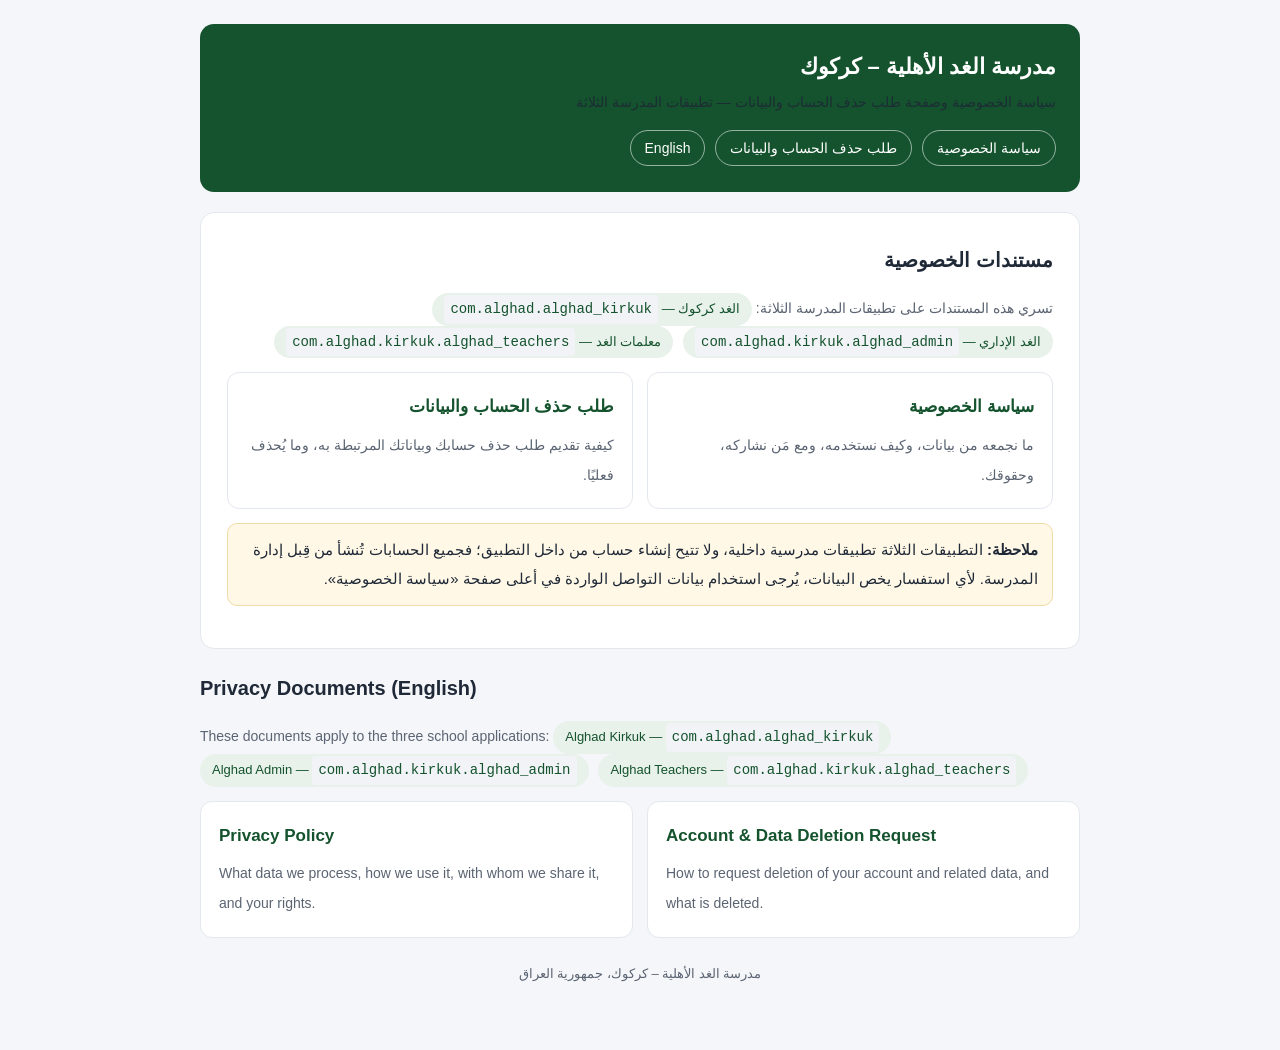
<file: index.html>
<!DOCTYPE html>
<html lang="ar" dir="rtl">
<head>
<meta charset="utf-8">
<meta name="viewport" content="width=device-width, initial-scale=1">
<meta name="robots" content="index, follow">
<title>مدرسة الغد الأهلية – كركوك | سياسة الخصوصية وحذف البيانات</title>
<link rel="stylesheet" href="styles.css">
</head>
<body>
<div class="wrap">

  <header class="site ar">
    <h1>مدرسة الغد الأهلية – كركوك</h1>
    <p>سياسة الخصوصية وصفحة طلب حذف الحساب والبيانات — تطبيقات المدرسة الثلاثة</p>
    <nav class="site">
      <a href="privacy.html">سياسة الخصوصية</a>
      <a href="data-deletion.html">طلب حذف الحساب والبيانات</a>
      <a href="index.html#english">English</a>
    </nav>
  </header>

  <main class="card ar">
    <h2>مستندات الخصوصية</h2>
    <p class="meta">
      تسري هذه المستندات على تطبيقات المدرسة الثلاثة:
      <span class="pill">الغد كركوك — <code>com.alghad.alghad_kirkuk</code></span>
      <span class="pill">الغد الإداري — <code>com.alghad.kirkuk.alghad_admin</code></span>
      <span class="pill">معلمات الغد — <code>com.alghad.kirkuk.alghad_teachers</code></span>
    </p>

    <div class="tiles">
      <a class="tile" href="privacy.html">
        <strong>سياسة الخصوصية</strong>
        <span>ما نجمعه من بيانات، وكيف نستخدمه، ومع مَن نشاركه، وحقوقك.</span>
      </a>
      <a class="tile" href="data-deletion.html">
        <strong>طلب حذف الحساب والبيانات</strong>
        <span>كيفية تقديم طلب حذف حسابك وبياناتك المرتبطة به، وما يُحذف فعليًا.</span>
      </a>
    </div>

    <div class="note">
      <strong>ملاحظة:</strong> التطبيقات الثلاثة تطبيقات مدرسية داخلية، ولا تتيح إنشاء حساب من داخل التطبيق؛
      فجميع الحسابات تُنشأ من قِبل إدارة المدرسة. لأي استفسار يخص البيانات، يُرجى استخدام بيانات التواصل
      الواردة في أعلى صفحة «سياسة الخصوصية».
    </div>
  </main>

  <section class="card en" id="english" style="margin-top:20px">
    <h2>Privacy Documents (English)</h2>
    <p class="meta">
      These documents apply to the three school applications:
      <span class="pill">Alghad Kirkuk — <code>com.alghad.alghad_kirkuk</code></span>
      <span class="pill">Alghad Admin — <code>com.alghad.kirkuk.alghad_admin</code></span>
      <span class="pill">Alghad Teachers — <code>com.alghad.kirkuk.alghad_teachers</code></span>
    </p>

    <div class="tiles">
      <a class="tile" href="privacy.html#en">
        <strong>Privacy Policy</strong>
        <span>What data we process, how we use it, with whom we share it, and your rights.</span>
      </a>
      <a class="tile" href="data-deletion.html#en">
        <strong>Account &amp; Data Deletion Request</strong>
        <span>How to request deletion of your account and related data, and what is deleted.</span>
      </a>
    </div>
  </section>

  <footer class="site">
    مدرسة الغد الأهلية – كركوك، جمهورية العراق
  </footer>

</div>
</body>
</html>
</file>
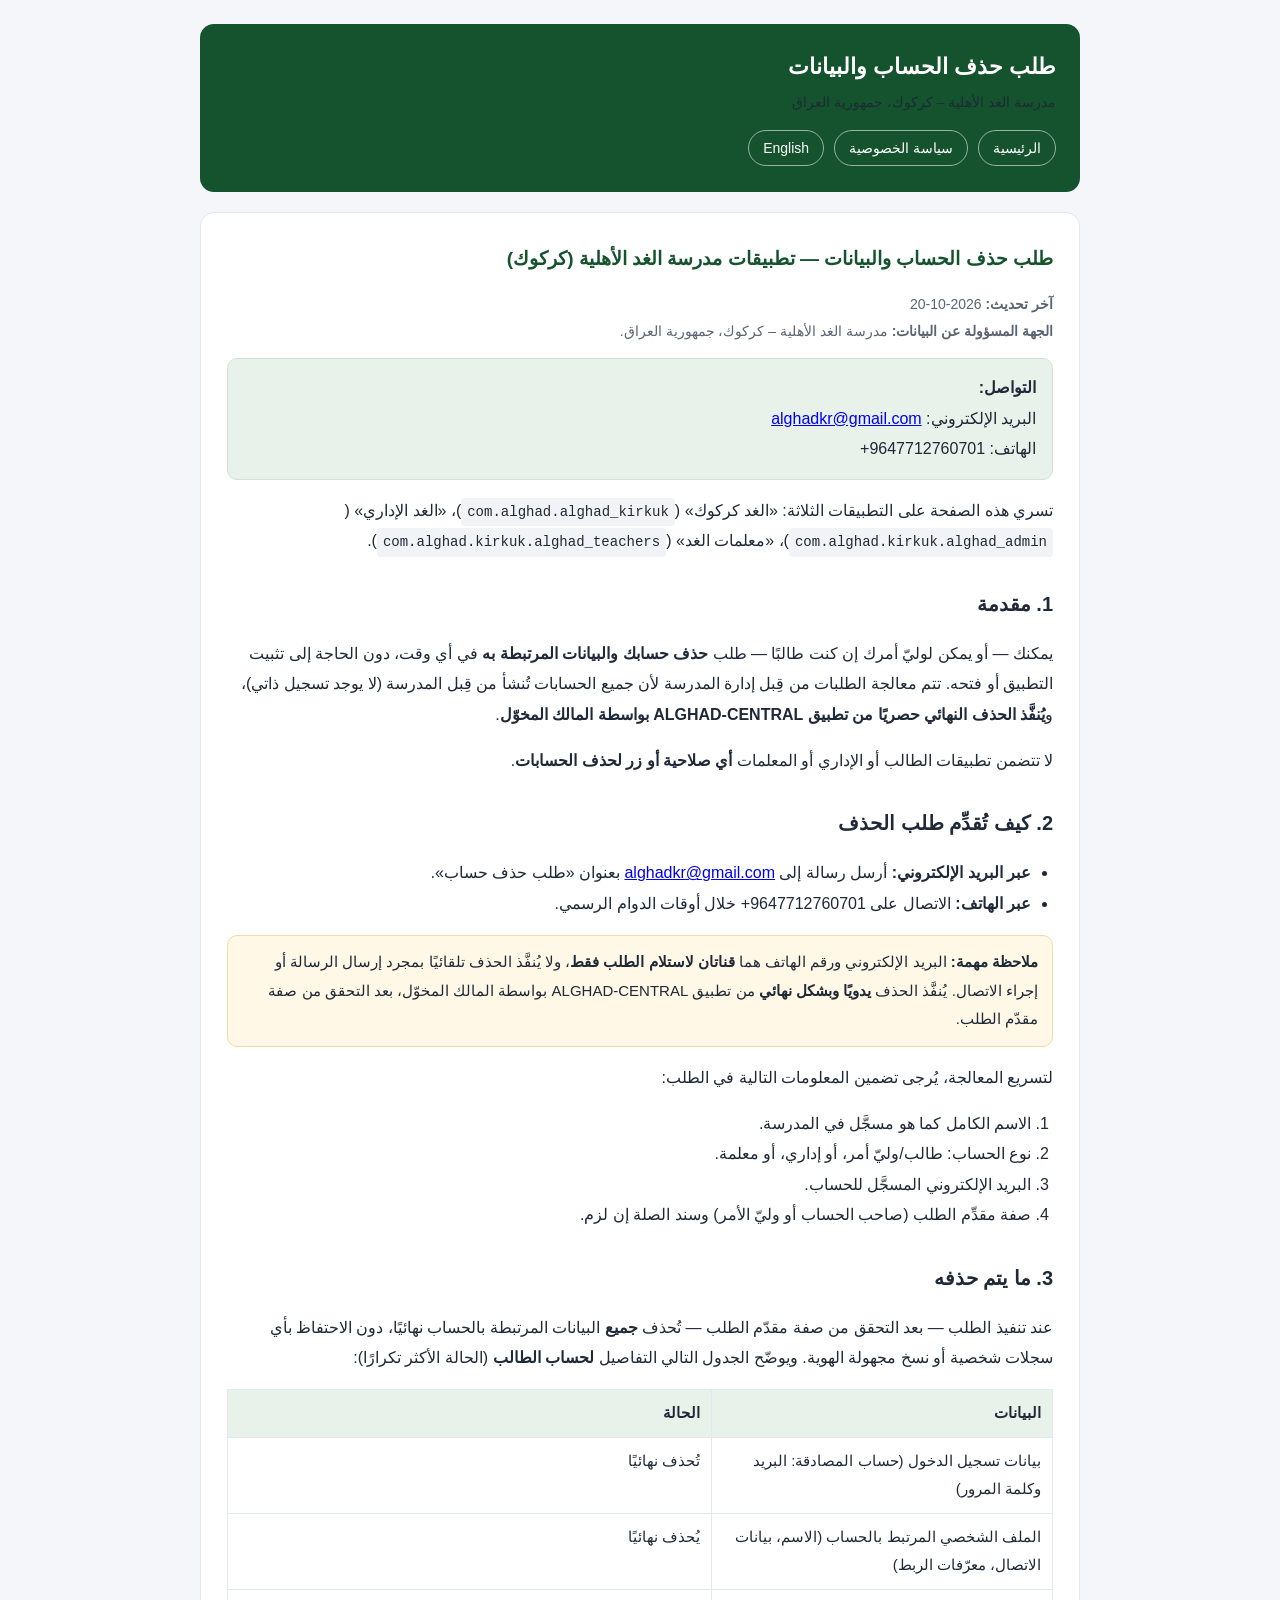
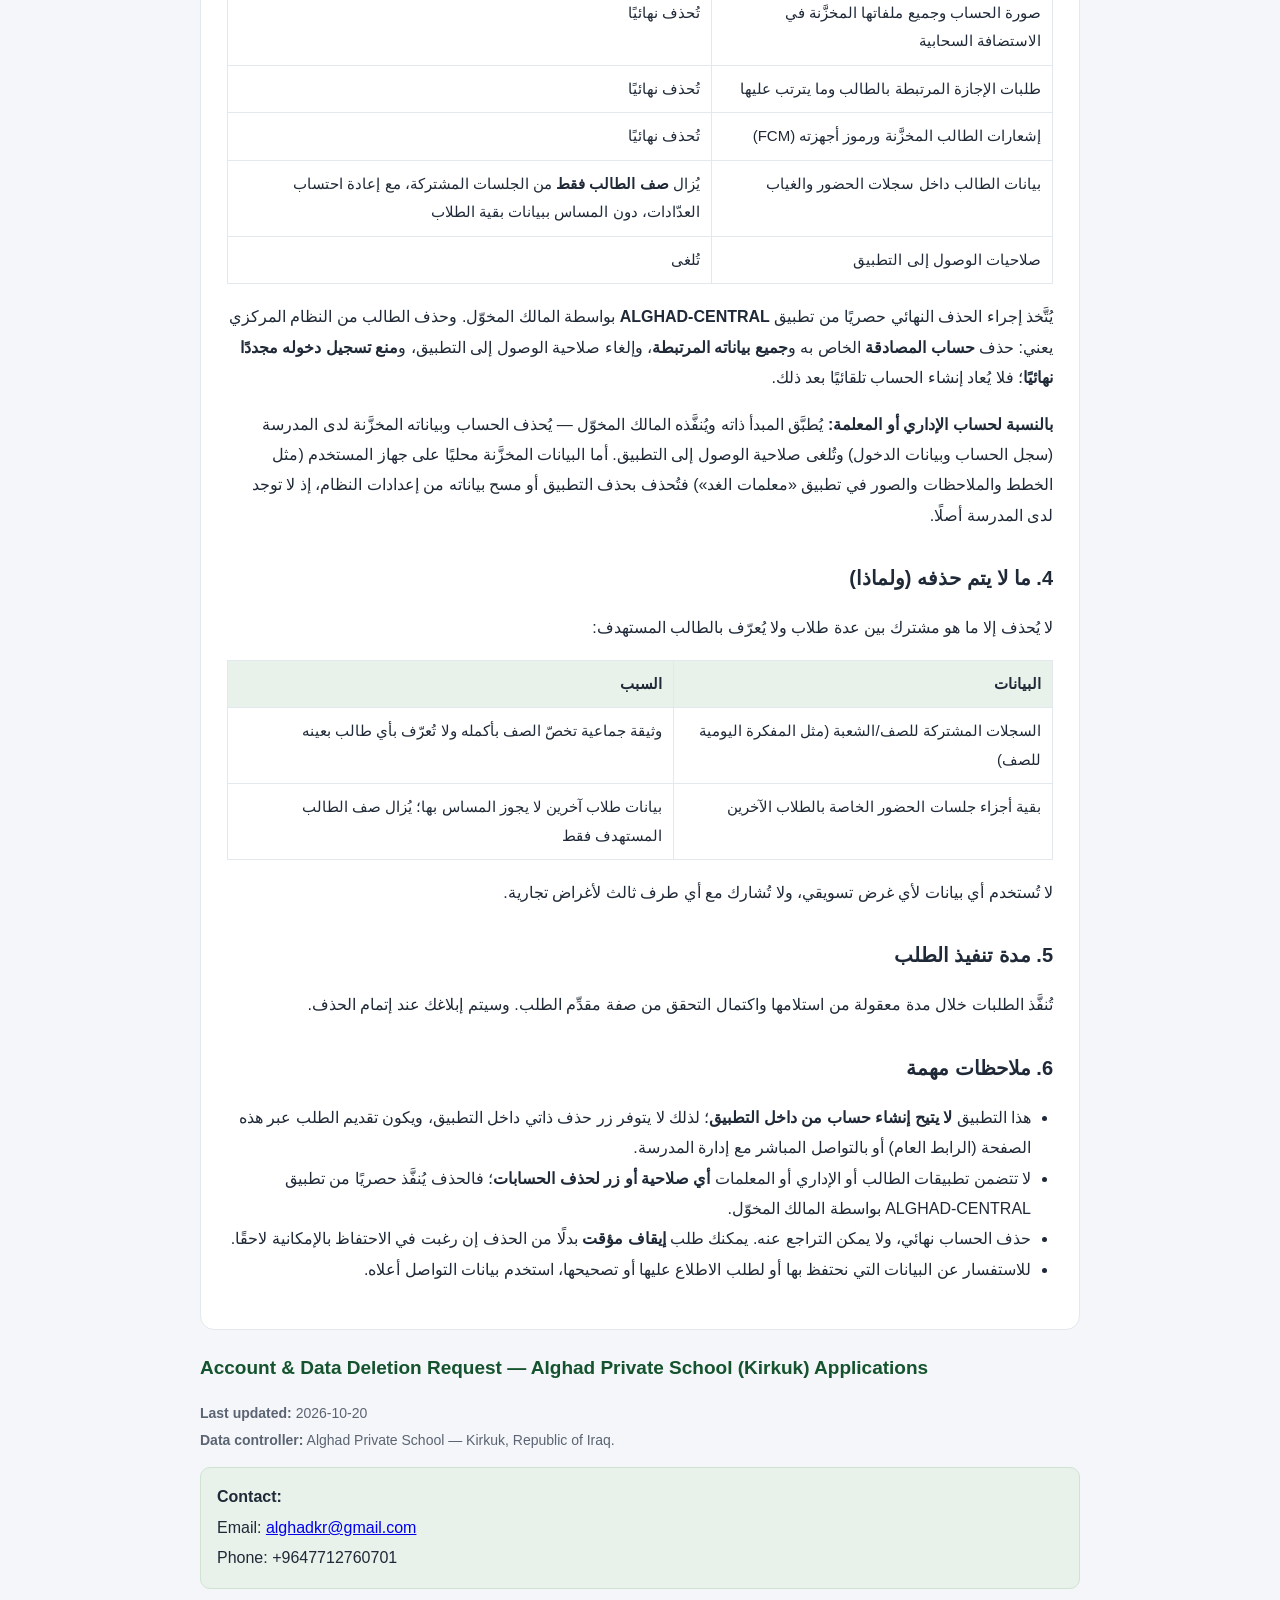
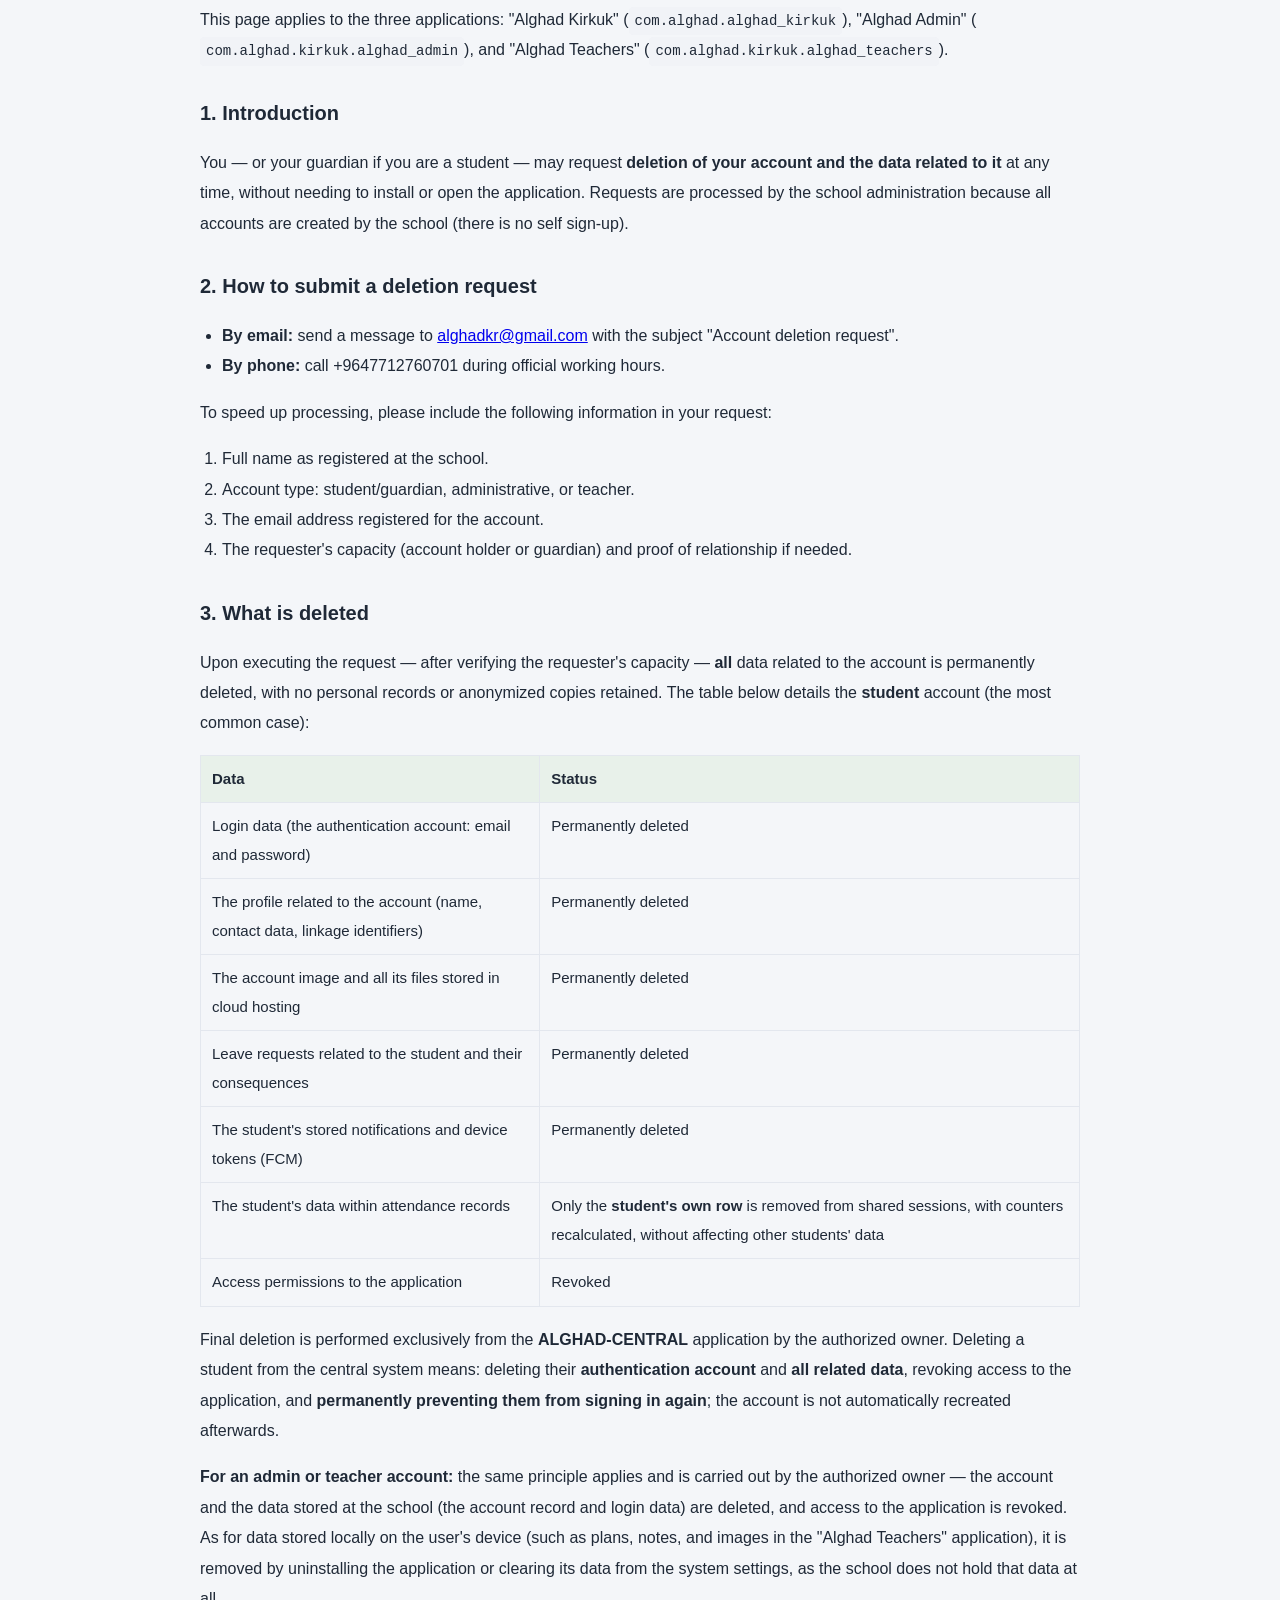
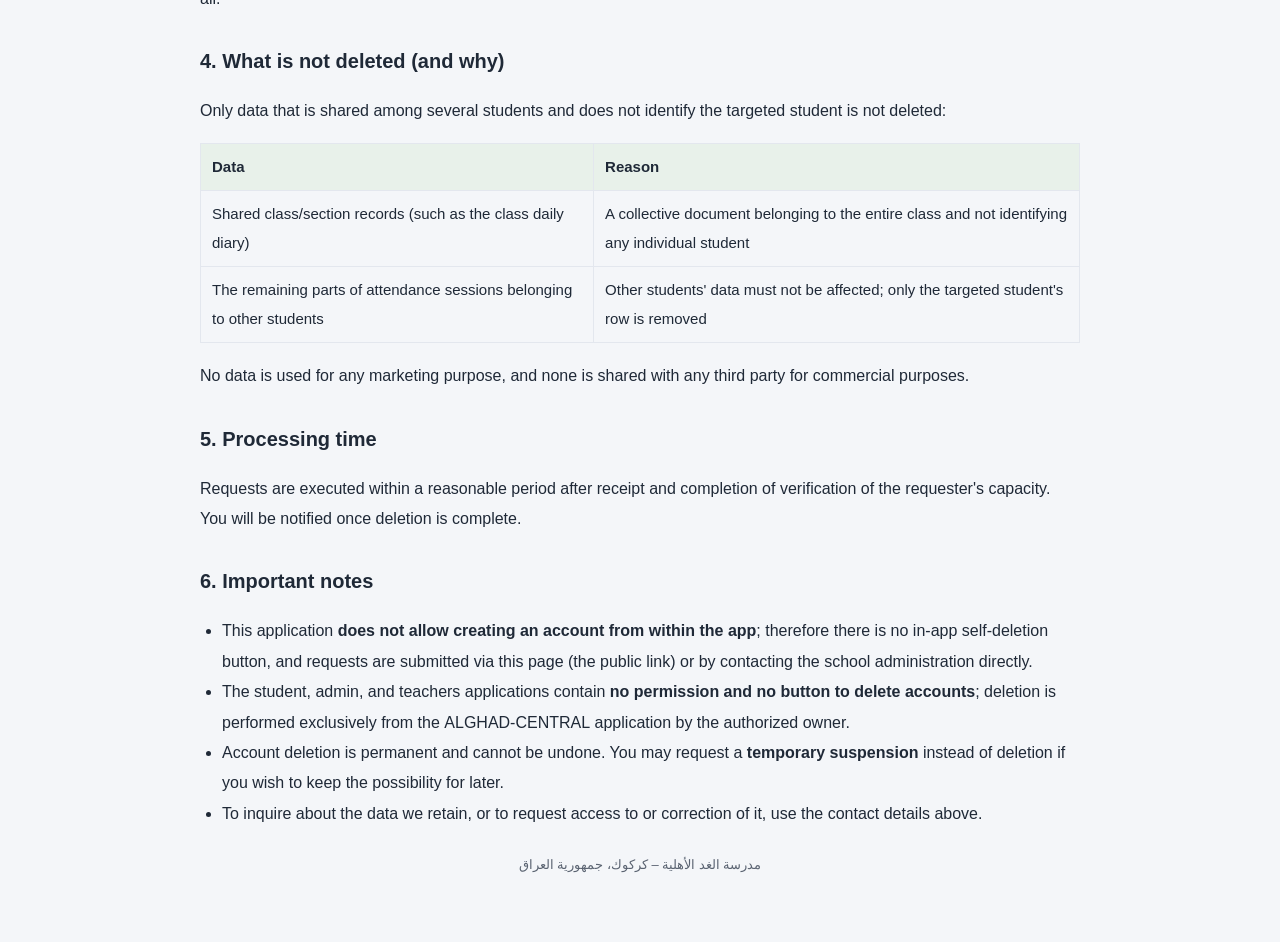
<file: data-deletion.html>
<!DOCTYPE html>
<html lang="ar" dir="rtl">
<head>
<meta charset="utf-8">
<meta name="viewport" content="width=device-width, initial-scale=1">
<meta name="robots" content="index, follow">
<title>طلب حذف الحساب والبيانات – مدرسة الغد الأهلية (كركوك)</title>
<link rel="stylesheet" href="styles.css">
</head>
<body>
<div class="wrap">

  <header class="site ar">
    <h1>طلب حذف الحساب والبيانات</h1>
    <p>مدرسة الغد الأهلية – كركوك، جمهورية العراق</p>
    <nav class="site">
      <a href="index.html">الرئيسية</a>
      <a href="privacy.html">سياسة الخصوصية</a>
      <a href="data-deletion.html#en">English</a>
    </nav>
  </header>

  <!-- ===================== ARABIC ===================== -->
  <main class="card ar">
    <p class="doc-title">طلب حذف الحساب والبيانات — تطبيقات مدرسة الغد الأهلية (كركوك)</p>
    <p class="meta">
      <strong>آخر تحديث:</strong> 2026-10-20<br>
      <strong>الجهة المسؤولة عن البيانات:</strong> مدرسة الغد الأهلية – كركوك، جمهورية العراق.
    </p>
    <div class="contact">
      <strong>التواصل:</strong><br>
      البريد الإلكتروني: <a href="mailto:alghadkr@gmail.com">alghadkr@gmail.com</a><br>
      الهاتف: <span dir="ltr">+9647712760701</span>
    </div>

    <p>تسري هذه الصفحة على التطبيقات الثلاثة: «الغد كركوك» (<code>com.alghad.alghad_kirkuk</code>)، «الغد الإداري» (<code>com.alghad.kirkuk.alghad_admin</code>)، «معلمات الغد» (<code>com.alghad.kirkuk.alghad_teachers</code>).</p>

    <h2>1. مقدمة</h2>
    <p>يمكنك — أو يمكن لوليّ أمرك إن كنت طالبًا — طلب <strong>حذف حسابك والبيانات المرتبطة به</strong> في أي وقت، دون الحاجة إلى تثبيت التطبيق أو فتحه. تتم معالجة الطلبات من قِبل إدارة المدرسة لأن جميع الحسابات تُنشأ من قِبل المدرسة (لا يوجد تسجيل ذاتي)، و<strong>يُنفَّذ الحذف النهائي حصريًا من تطبيق <span dir="ltr">ALGHAD-CENTRAL</span> بواسطة المالك المخوّل</strong>.</p>
    <p>لا تتضمن تطبيقات الطالب أو الإداري أو المعلمات <strong>أي صلاحية أو زر لحذف الحسابات</strong>.</p>

    <h2>2. كيف تُقدِّم طلب الحذف</h2>
    <ul>
      <li><strong>عبر البريد الإلكتروني:</strong> أرسل رسالة إلى <a href="mailto:alghadkr@gmail.com">alghadkr@gmail.com</a> بعنوان «طلب حذف حساب».</li>
      <li><strong>عبر الهاتف:</strong> الاتصال على <span dir="ltr">+9647712760701</span> خلال أوقات الدوام الرسمي.</li>
    </ul>
    <div class="note">
      <strong>ملاحظة مهمة:</strong> البريد الإلكتروني ورقم الهاتف هما <strong>قناتان لاستلام الطلب فقط</strong>، ولا يُنفَّذ الحذف تلقائيًا بمجرد إرسال الرسالة أو إجراء الاتصال. يُنفَّذ الحذف <strong>يدويًا وبشكل نهائي</strong> من تطبيق <span dir="ltr">ALGHAD-CENTRAL</span> بواسطة المالك المخوّل، بعد التحقق من صفة مقدّم الطلب.
    </div>
    <p>لتسريع المعالجة، يُرجى تضمين المعلومات التالية في الطلب:</p>
    <ol>
      <li>الاسم الكامل كما هو مسجَّل في المدرسة.</li>
      <li>نوع الحساب: طالب/وليّ أمر، أو إداري، أو معلمة.</li>
      <li>البريد الإلكتروني المسجَّل للحساب.</li>
      <li>صفة مقدِّم الطلب (صاحب الحساب أو وليّ الأمر) وسند الصلة إن لزم.</li>
    </ol>

    <h2>3. ما يتم حذفه</h2>
    <p>عند تنفيذ الطلب — بعد التحقق من صفة مقدّم الطلب — تُحذف <strong>جميع</strong> البيانات المرتبطة بالحساب نهائيًا، دون الاحتفاظ بأي سجلات شخصية أو نسخ مجهولة الهوية. ويوضّح الجدول التالي التفاصيل <strong>لحساب الطالب</strong> (الحالة الأكثر تكرارًا):</p>
    <table>
      <thead><tr><th>البيانات</th><th>الحالة</th></tr></thead>
      <tbody>
        <tr><td>بيانات تسجيل الدخول (حساب المصادقة: البريد وكلمة المرور)</td><td>تُحذف نهائيًا</td></tr>
        <tr><td>الملف الشخصي المرتبط بالحساب (الاسم، بيانات الاتصال، معرّفات الربط)</td><td>يُحذف نهائيًا</td></tr>
        <tr><td>صورة الحساب وجميع ملفاتها المخزَّنة في الاستضافة السحابية</td><td>تُحذف نهائيًا</td></tr>
        <tr><td>طلبات الإجازة المرتبطة بالطالب وما يترتب عليها</td><td>تُحذف نهائيًا</td></tr>
        <tr><td>إشعارات الطالب المخزَّنة ورموز أجهزته (FCM)</td><td>تُحذف نهائيًا</td></tr>
        <tr><td>بيانات الطالب داخل سجلات الحضور والغياب</td><td>يُزال <strong>صف الطالب فقط</strong> من الجلسات المشتركة، مع إعادة احتساب العدّادات، دون المساس ببيانات بقية الطلاب</td></tr>
        <tr><td>صلاحيات الوصول إلى التطبيق</td><td>تُلغى</td></tr>
      </tbody>
    </table>
    <p>يُتَّخذ إجراء الحذف النهائي حصريًا من تطبيق <strong>ALGHAD-CENTRAL</strong> بواسطة المالك المخوّل. وحذف الطالب من النظام المركزي يعني: حذف <strong>حساب المصادقة</strong> الخاص به و<strong>جميع بياناته المرتبطة</strong>، وإلغاء صلاحية الوصول إلى التطبيق، و<strong>منع تسجيل دخوله مجددًا نهائيًا</strong>؛ فلا يُعاد إنشاء الحساب تلقائيًا بعد ذلك.</p>
    <p><strong>بالنسبة لحساب الإداري أو المعلمة:</strong> يُطبَّق المبدأ ذاته ويُنفَّذه المالك المخوّل — يُحذف الحساب وبياناته المخزَّنة لدى المدرسة (سجل الحساب وبيانات الدخول) وتُلغى صلاحية الوصول إلى التطبيق. أما البيانات المخزَّنة محليًا على جهاز المستخدم (مثل الخطط والملاحظات والصور في تطبيق «معلمات الغد») فتُحذف بحذف التطبيق أو مسح بياناته من إعدادات النظام، إذ لا توجد لدى المدرسة أصلًا.</p>

    <h2>4. ما لا يتم حذفه (ولماذا)</h2>
    <p>لا يُحذف إلا ما هو مشترك بين عدة طلاب ولا يُعرّف بالطالب المستهدف:</p>
    <table>
      <thead><tr><th>البيانات</th><th>السبب</th></tr></thead>
      <tbody>
        <tr><td>السجلات المشتركة للصف/الشعبة (مثل المفكرة اليومية للصف)</td><td>وثيقة جماعية تخصّ الصف بأكمله ولا تُعرّف بأي طالب بعينه</td></tr>
        <tr><td>بقية أجزاء جلسات الحضور الخاصة بالطلاب الآخرين</td><td>بيانات طلاب آخرين لا يجوز المساس بها؛ يُزال صف الطالب المستهدف فقط</td></tr>
      </tbody>
    </table>
    <p>لا تُستخدم أي بيانات لأي غرض تسويقي، ولا تُشارك مع أي طرف ثالث لأغراض تجارية.</p>

    <h2>5. مدة تنفيذ الطلب</h2>
    <p>تُنفَّذ الطلبات خلال مدة معقولة من استلامها واكتمال التحقق من صفة مقدِّم الطلب. وسيتم إبلاغك عند إتمام الحذف.</p>

    <h2>6. ملاحظات مهمة</h2>
    <ul>
      <li>هذا التطبيق <strong>لا يتيح إنشاء حساب من داخل التطبيق</strong>؛ لذلك لا يتوفر زر حذف ذاتي داخل التطبيق، ويكون تقديم الطلب عبر هذه الصفحة (الرابط العام) أو بالتواصل المباشر مع إدارة المدرسة.</li>
      <li>لا تتضمن تطبيقات الطالب أو الإداري أو المعلمات <strong>أي صلاحية أو زر لحذف الحسابات</strong>؛ فالحذف يُنفَّذ حصريًا من تطبيق <span dir="ltr">ALGHAD-CENTRAL</span> بواسطة المالك المخوّل.</li>
      <li>حذف الحساب نهائي، ولا يمكن التراجع عنه. يمكنك طلب <strong>إيقاف مؤقت</strong> بدلًا من الحذف إن رغبت في الاحتفاظ بالإمكانية لاحقًا.</li>
      <li>للاستفسار عن البيانات التي نحتفظ بها أو لطلب الاطلاع عليها أو تصحيحها، استخدم بيانات التواصل أعلاه.</li>
    </ul>
  </main>

  <!-- ===================== ENGLISH ===================== -->
  <section class="card en" id="en" style="margin-top:20px">
    <p class="doc-title">Account &amp; Data Deletion Request — Alghad Private School (Kirkuk) Applications</p>
    <p class="meta">
      <strong>Last updated:</strong> 2026-10-20<br>
      <strong>Data controller:</strong> Alghad Private School — Kirkuk, Republic of Iraq.
    </p>
    <div class="contact">
      <strong>Contact:</strong><br>
      Email: <a href="mailto:alghadkr@gmail.com">alghadkr@gmail.com</a><br>
      Phone: <span dir="ltr">+9647712760701</span>
    </div>

    <p>This page applies to the three applications: "Alghad Kirkuk" (<code>com.alghad.alghad_kirkuk</code>), "Alghad Admin" (<code>com.alghad.kirkuk.alghad_admin</code>), and "Alghad Teachers" (<code>com.alghad.kirkuk.alghad_teachers</code>).</p>

    <h2>1. Introduction</h2>
    <p>You — or your guardian if you are a student — may request <strong>deletion of your account and the data related to it</strong> at any time, without needing to install or open the application. Requests are processed by the school administration because all accounts are created by the school (there is no self sign-up).</p>

    <h2>2. How to submit a deletion request</h2>
    <ul>
      <li><strong>By email:</strong> send a message to <a href="mailto:alghadkr@gmail.com">alghadkr@gmail.com</a> with the subject "Account deletion request".</li>
      <li><strong>By phone:</strong> call <span dir="ltr">+9647712760701</span> during official working hours.</li>
    </ul>
    <p>To speed up processing, please include the following information in your request:</p>
    <ol>
      <li>Full name as registered at the school.</li>
      <li>Account type: student/guardian, administrative, or teacher.</li>
      <li>The email address registered for the account.</li>
      <li>The requester's capacity (account holder or guardian) and proof of relationship if needed.</li>
    </ol>

    <h2>3. What is deleted</h2>
    <p>Upon executing the request — after verifying the requester's capacity — <strong>all</strong> data related to the account is permanently deleted, with no personal records or anonymized copies retained. The table below details the <strong>student</strong> account (the most common case):</p>
    <table>
      <thead><tr><th>Data</th><th>Status</th></tr></thead>
      <tbody>
        <tr><td>Login data (the authentication account: email and password)</td><td>Permanently deleted</td></tr>
        <tr><td>The profile related to the account (name, contact data, linkage identifiers)</td><td>Permanently deleted</td></tr>
        <tr><td>The account image and all its files stored in cloud hosting</td><td>Permanently deleted</td></tr>
        <tr><td>Leave requests related to the student and their consequences</td><td>Permanently deleted</td></tr>
        <tr><td>The student's stored notifications and device tokens (FCM)</td><td>Permanently deleted</td></tr>
        <tr><td>The student's data within attendance records</td><td>Only the <strong>student's own row</strong> is removed from shared sessions, with counters recalculated, without affecting other students' data</td></tr>
        <tr><td>Access permissions to the application</td><td>Revoked</td></tr>
      </tbody>
    </table>
    <p>Final deletion is performed exclusively from the <strong>ALGHAD-CENTRAL</strong> application by the authorized owner. Deleting a student from the central system means: deleting their <strong>authentication account</strong> and <strong>all related data</strong>, revoking access to the application, and <strong>permanently preventing them from signing in again</strong>; the account is not automatically recreated afterwards.</p>
    <p><strong>For an admin or teacher account:</strong> the same principle applies and is carried out by the authorized owner — the account and the data stored at the school (the account record and login data) are deleted, and access to the application is revoked. As for data stored locally on the user's device (such as plans, notes, and images in the "Alghad Teachers" application), it is removed by uninstalling the application or clearing its data from the system settings, as the school does not hold that data at all.</p>

    <h2>4. What is not deleted (and why)</h2>
    <p>Only data that is shared among several students and does not identify the targeted student is not deleted:</p>
    <table>
      <thead><tr><th>Data</th><th>Reason</th></tr></thead>
      <tbody>
        <tr><td>Shared class/section records (such as the class daily diary)</td><td>A collective document belonging to the entire class and not identifying any individual student</td></tr>
        <tr><td>The remaining parts of attendance sessions belonging to other students</td><td>Other students' data must not be affected; only the targeted student's row is removed</td></tr>
      </tbody>
    </table>
    <p>No data is used for any marketing purpose, and none is shared with any third party for commercial purposes.</p>

    <h2>5. Processing time</h2>
    <p>Requests are executed within a reasonable period after receipt and completion of verification of the requester's capacity. You will be notified once deletion is complete.</p>

    <h2>6. Important notes</h2>
    <ul>
      <li>This application <strong>does not allow creating an account from within the app</strong>; therefore there is no in-app self-deletion button, and requests are submitted via this page (the public link) or by contacting the school administration directly.</li>
      <li>The student, admin, and teachers applications contain <strong>no permission and no button to delete accounts</strong>; deletion is performed exclusively from the <span dir="ltr">ALGHAD-CENTRAL</span> application by the authorized owner.</li>
      <li>Account deletion is permanent and cannot be undone. You may request a <strong>temporary suspension</strong> instead of deletion if you wish to keep the possibility for later.</li>
      <li>To inquire about the data we retain, or to request access to or correction of it, use the contact details above.</li>
    </ul>
  </section>

  <footer class="site">
    مدرسة الغد الأهلية – كركوك، جمهورية العراق
  </footer>

</div>
</body>
</html>
</file>
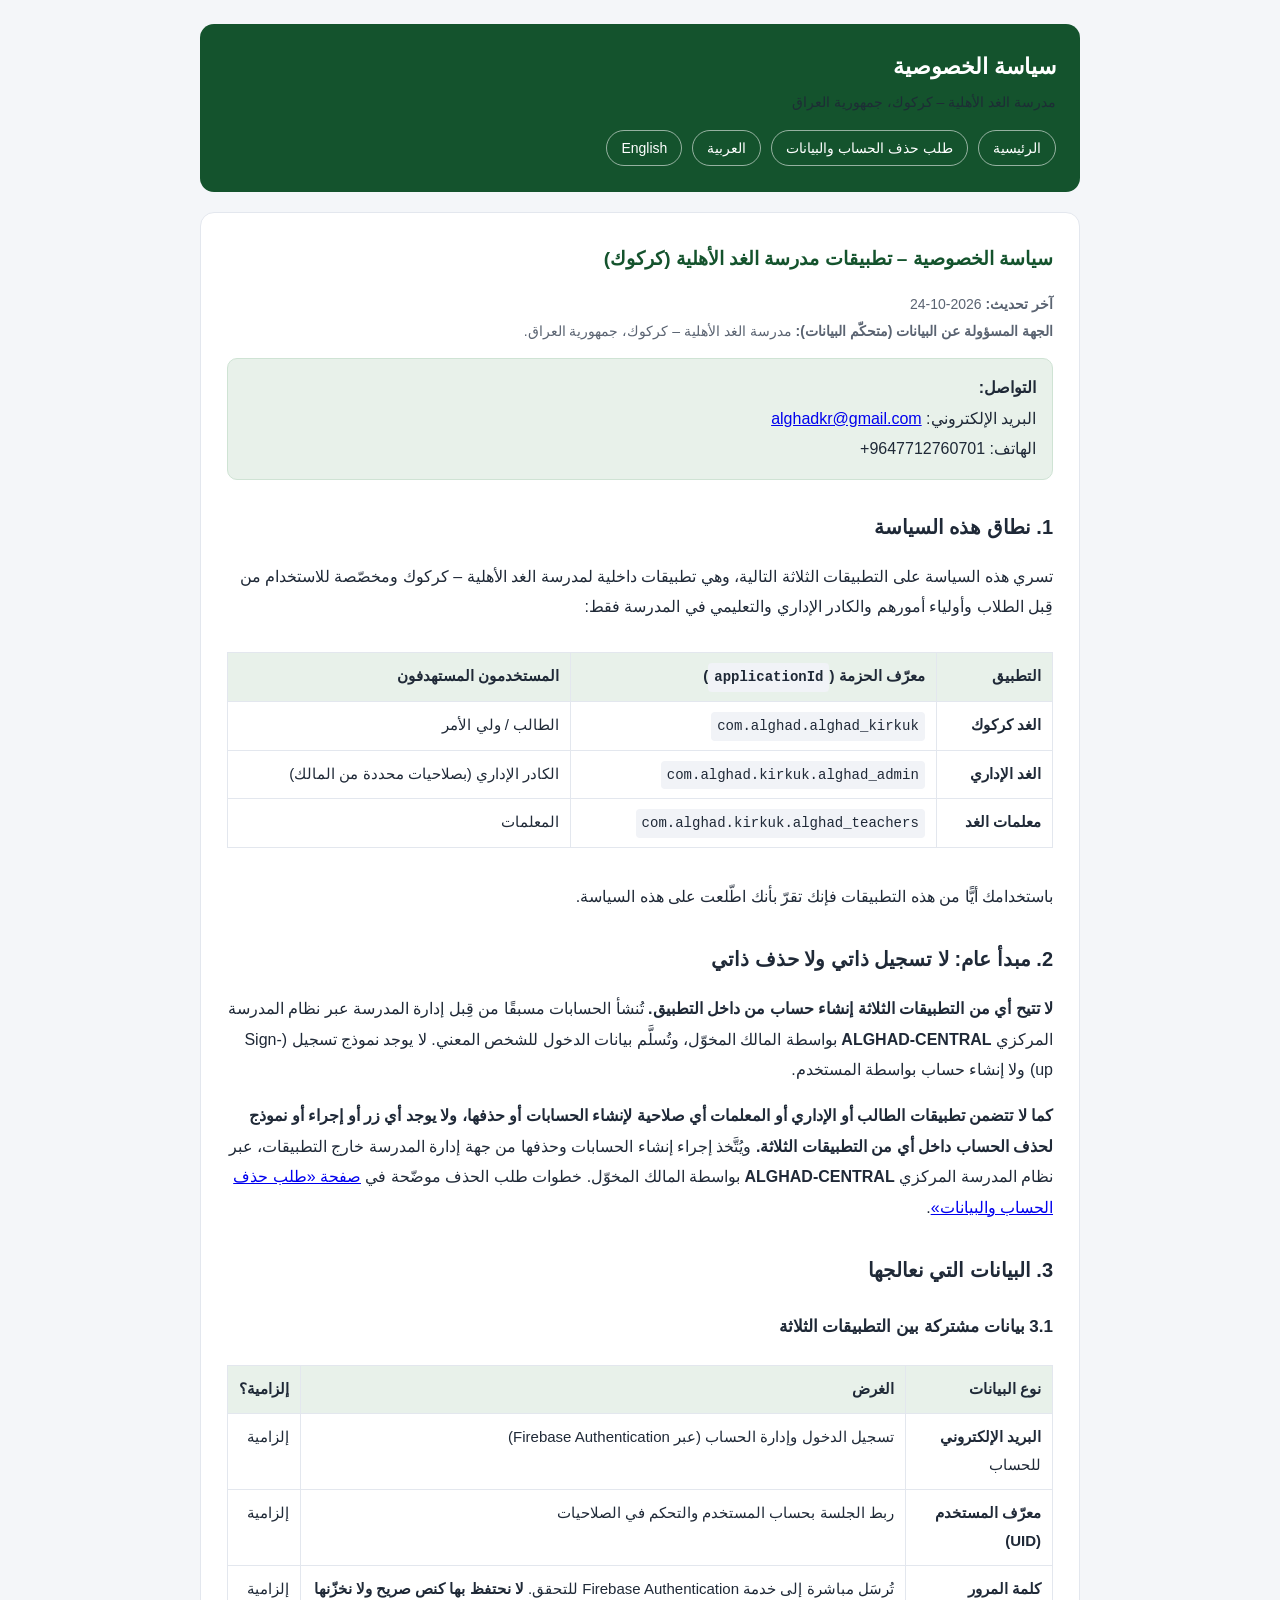
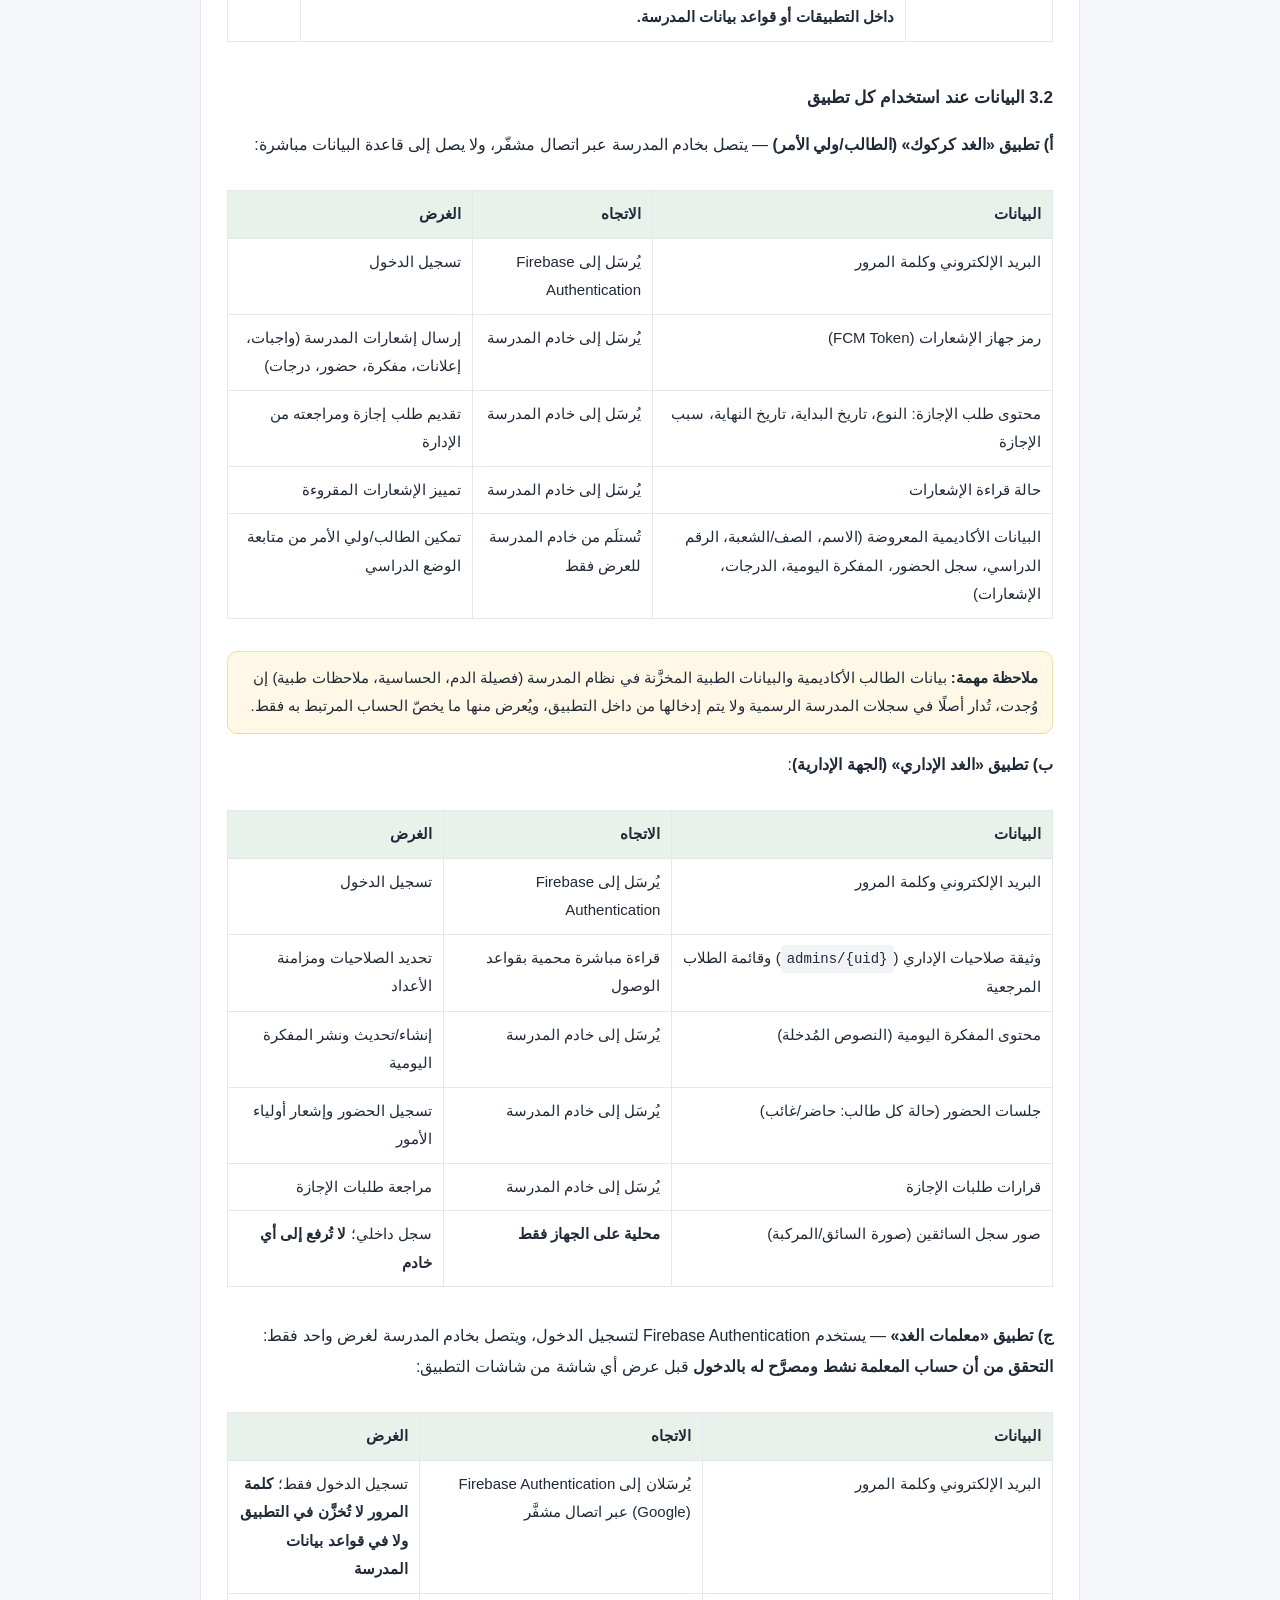
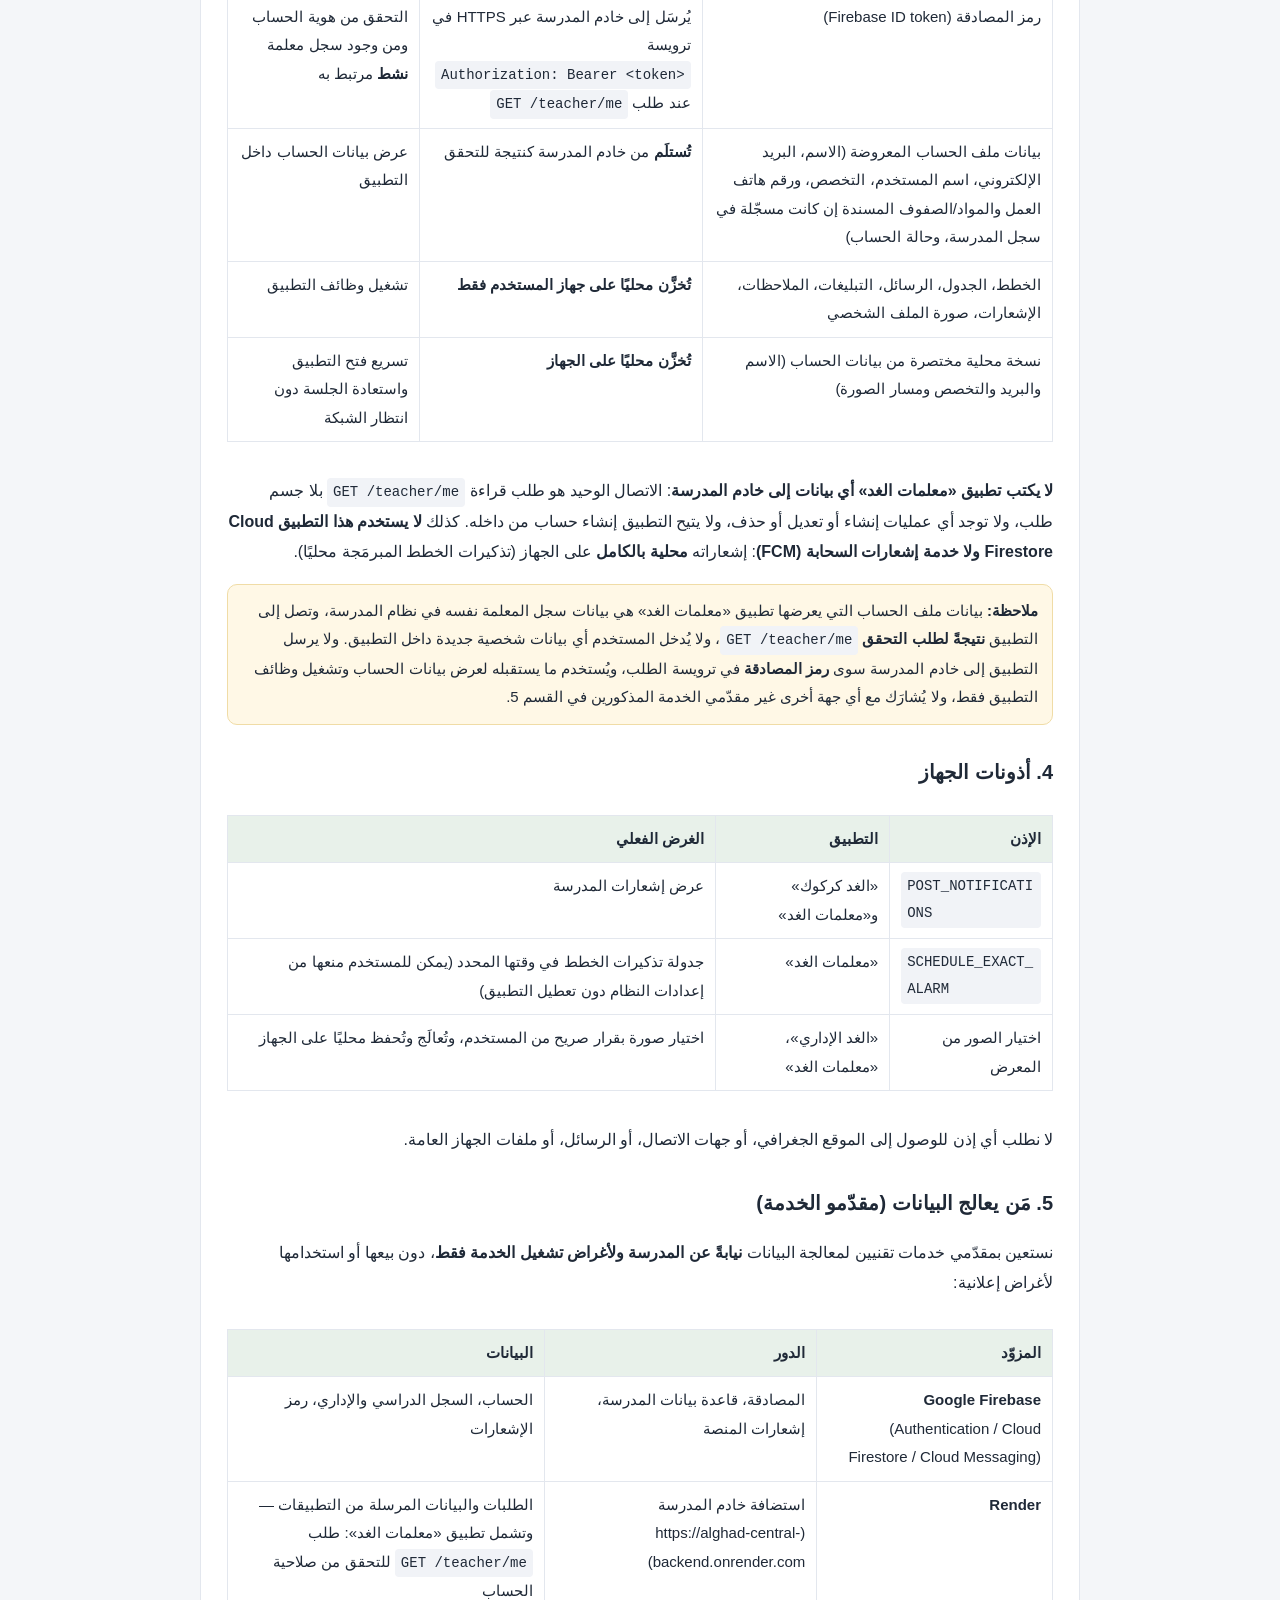
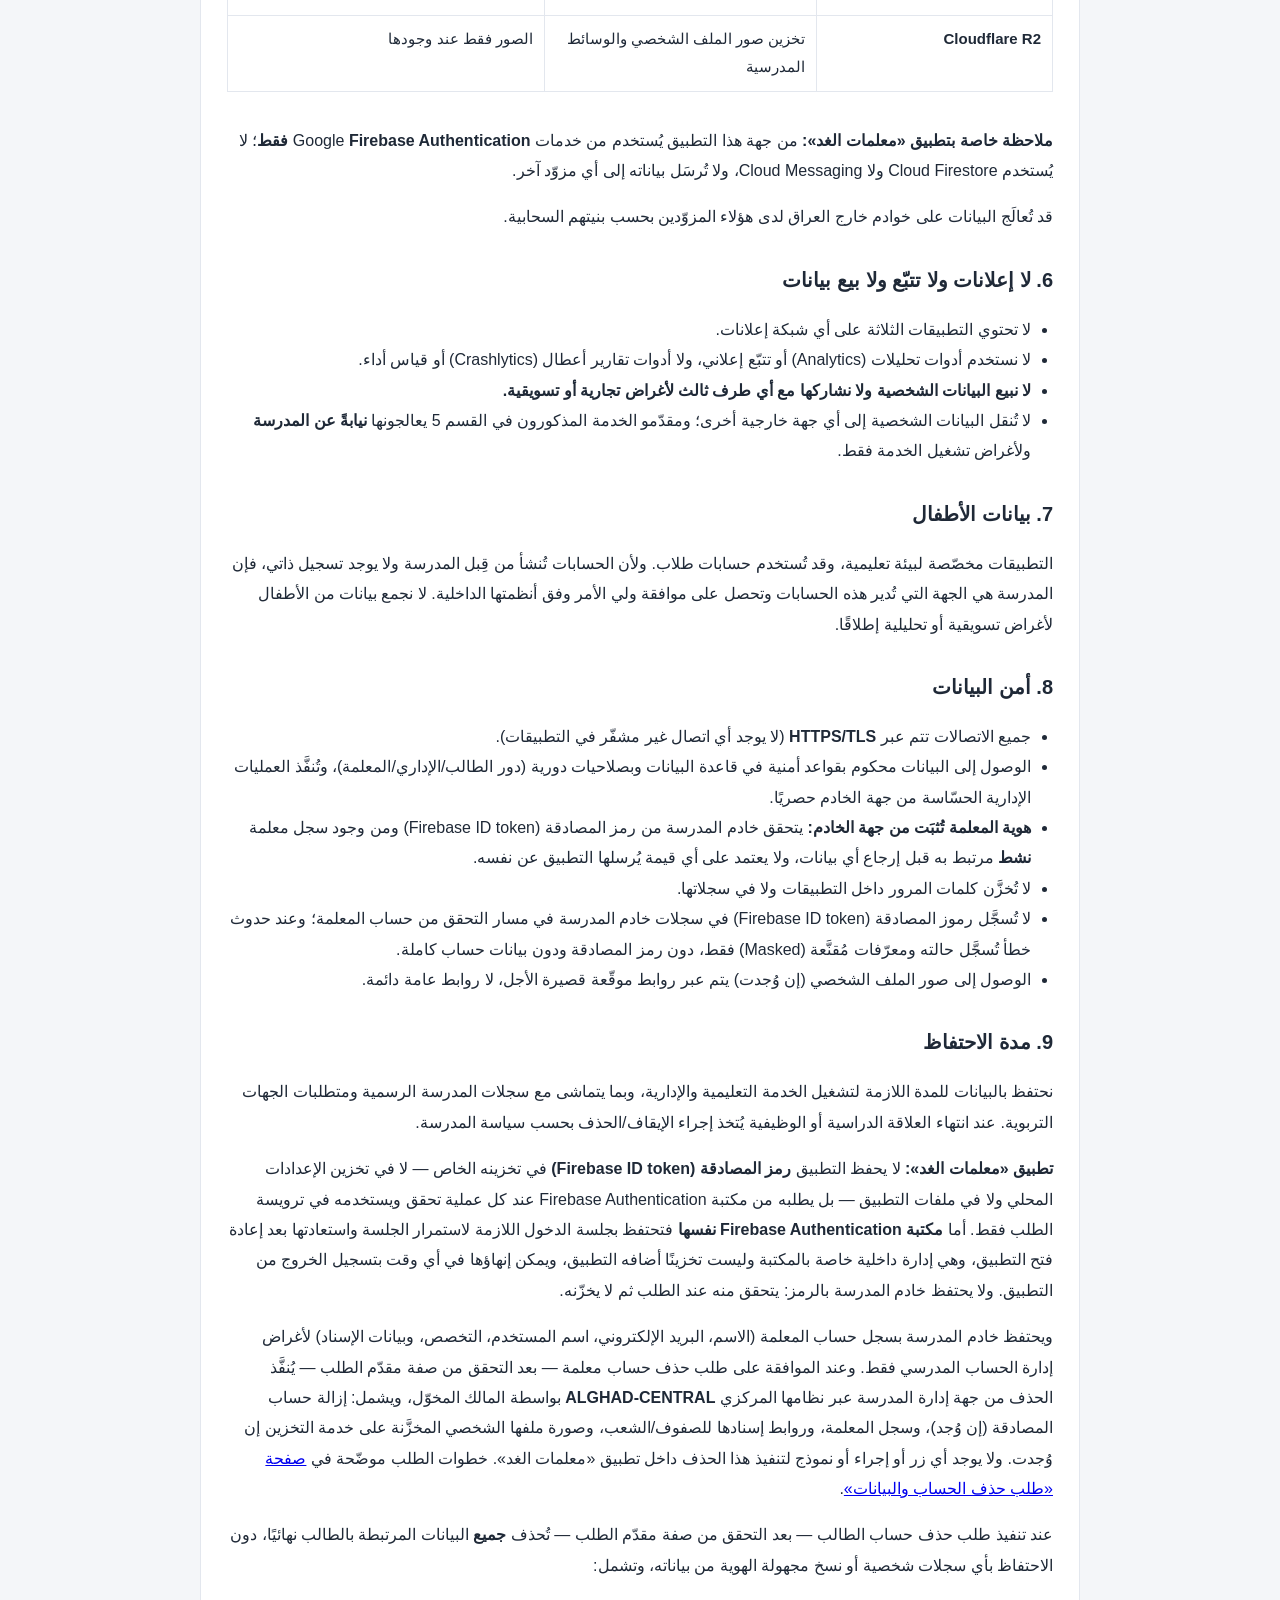
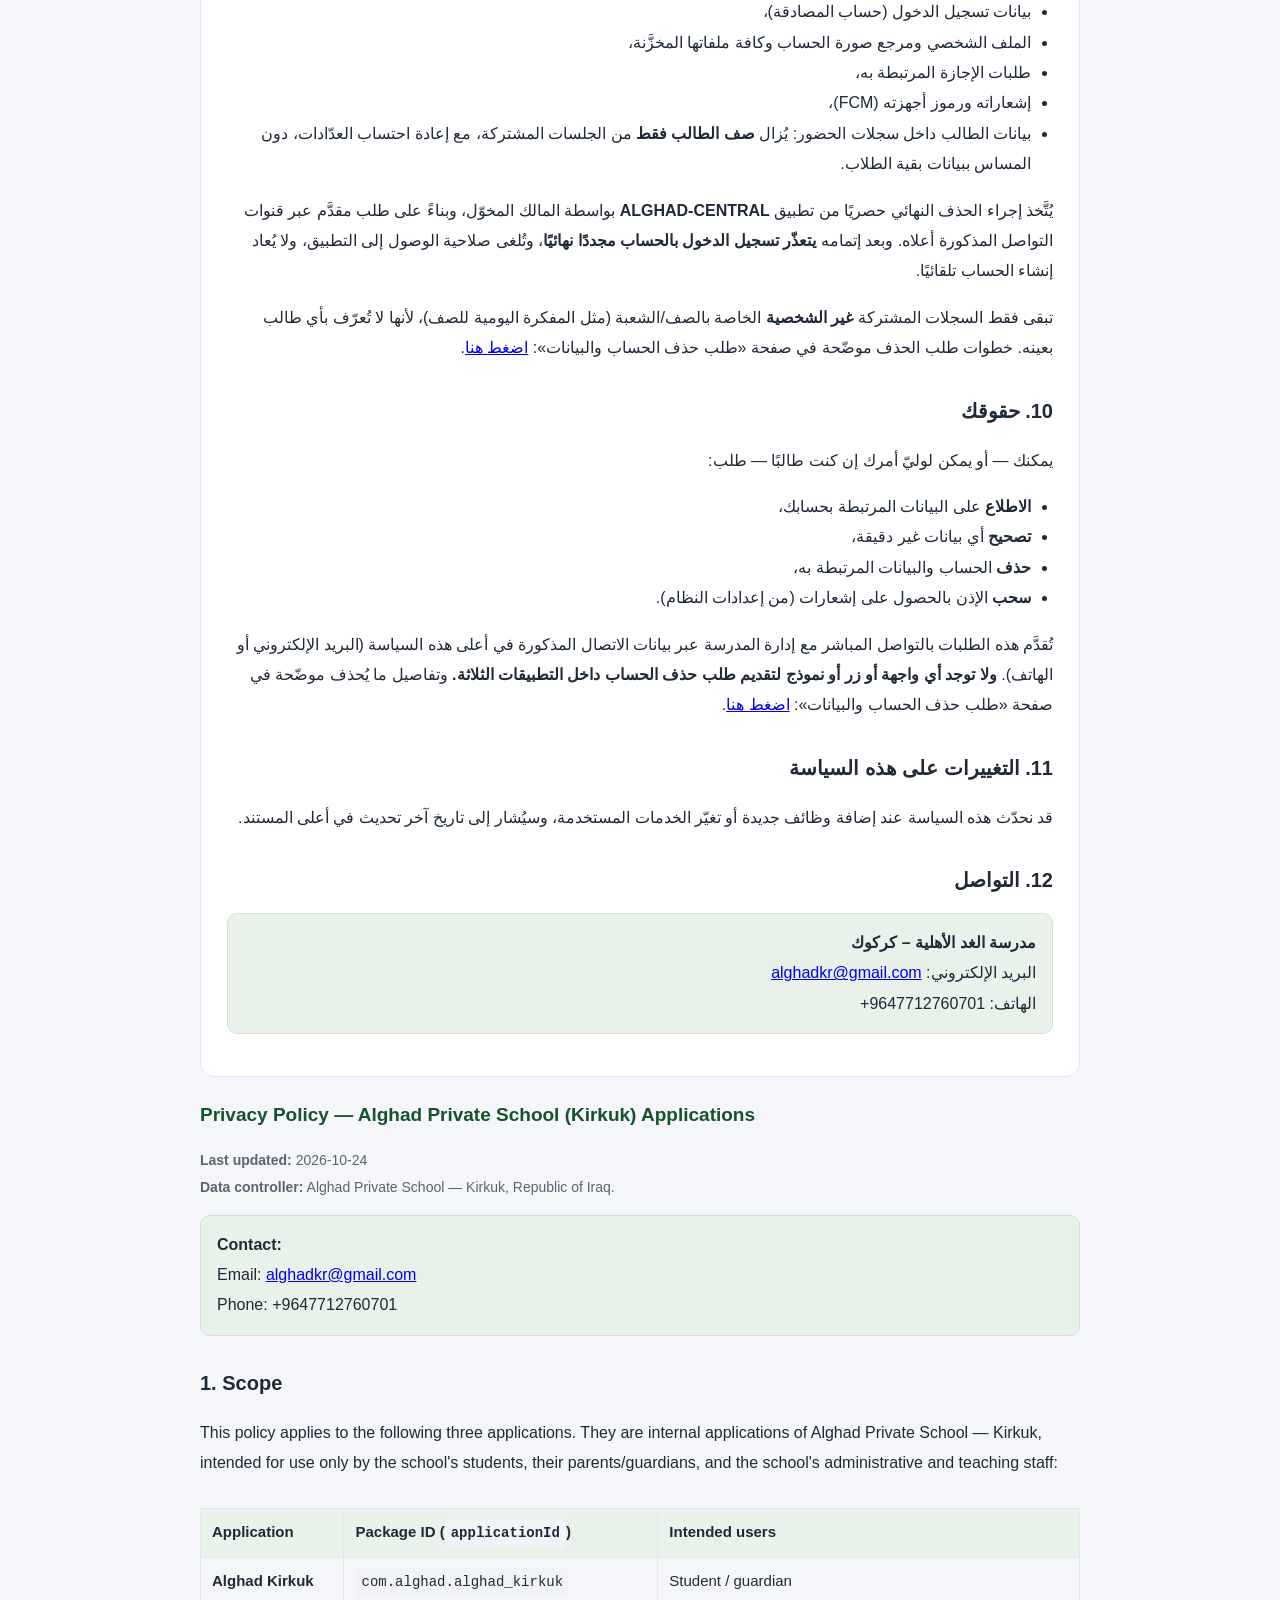
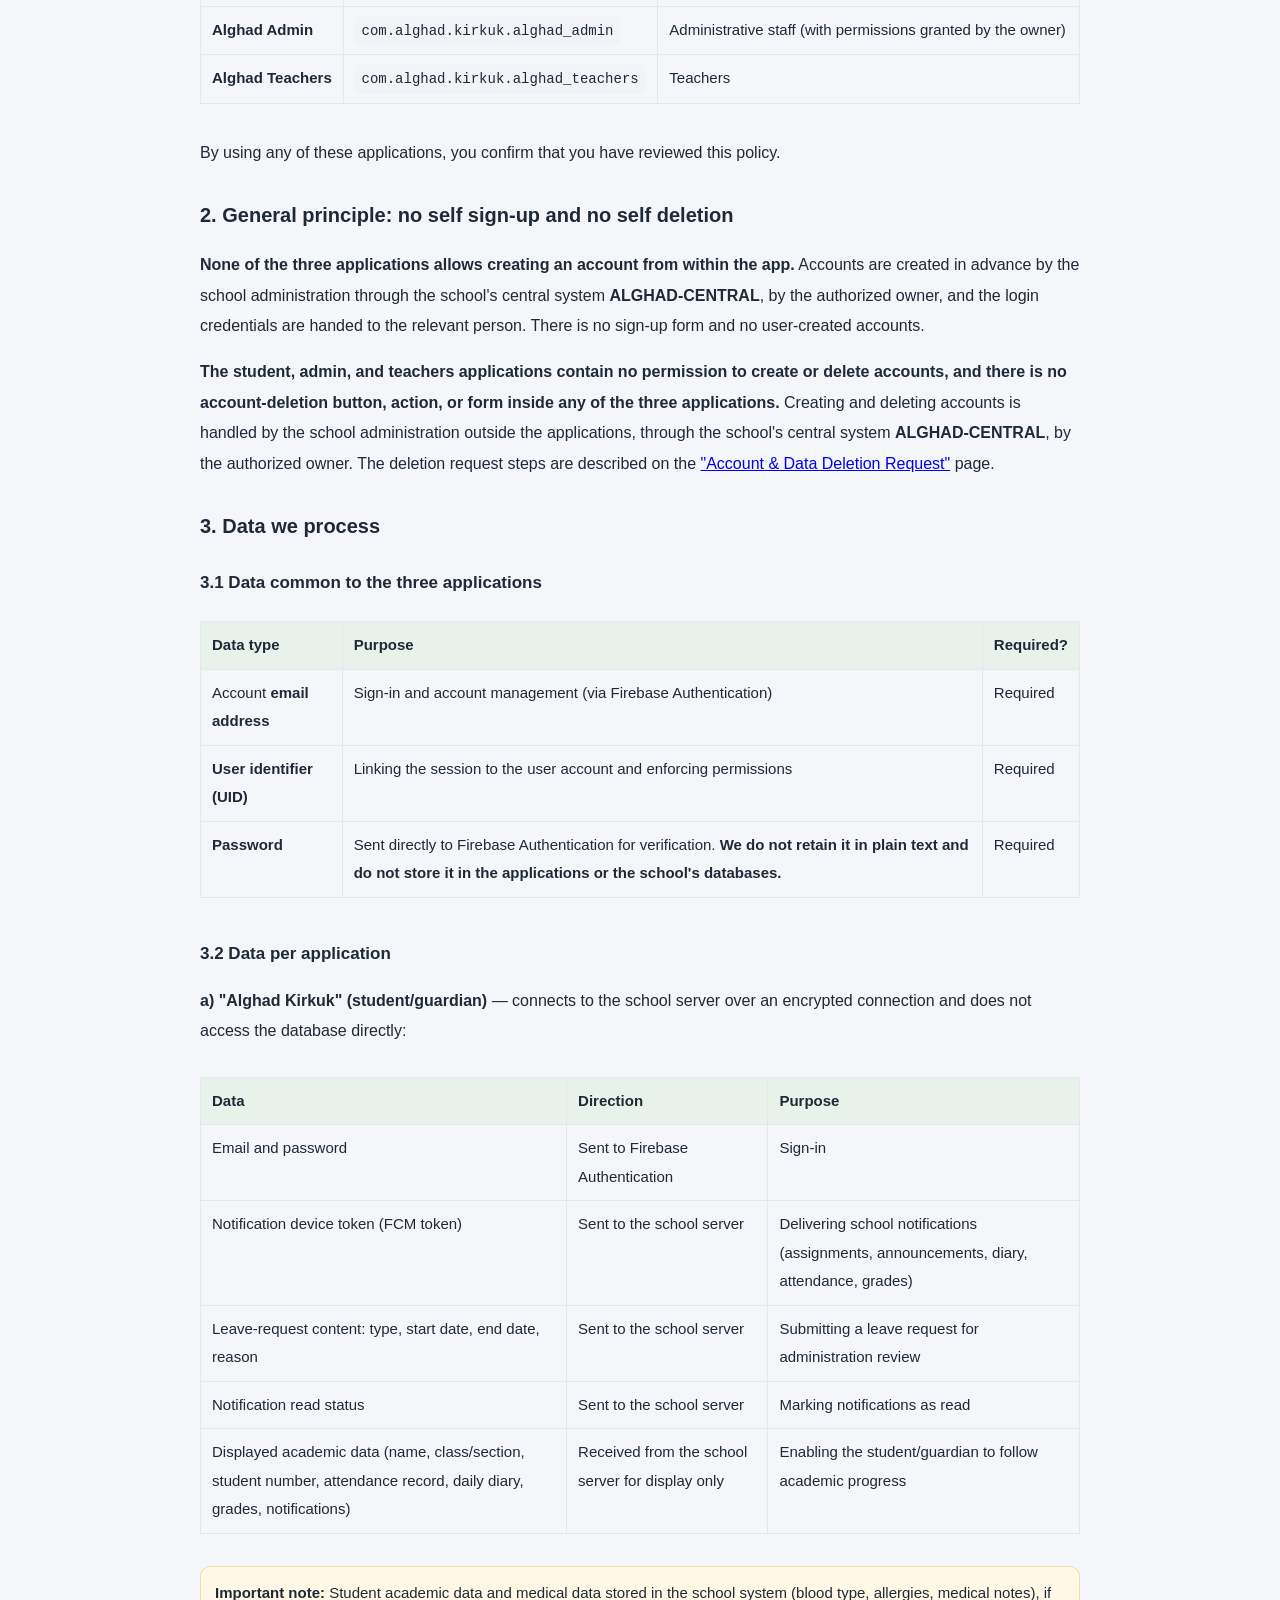
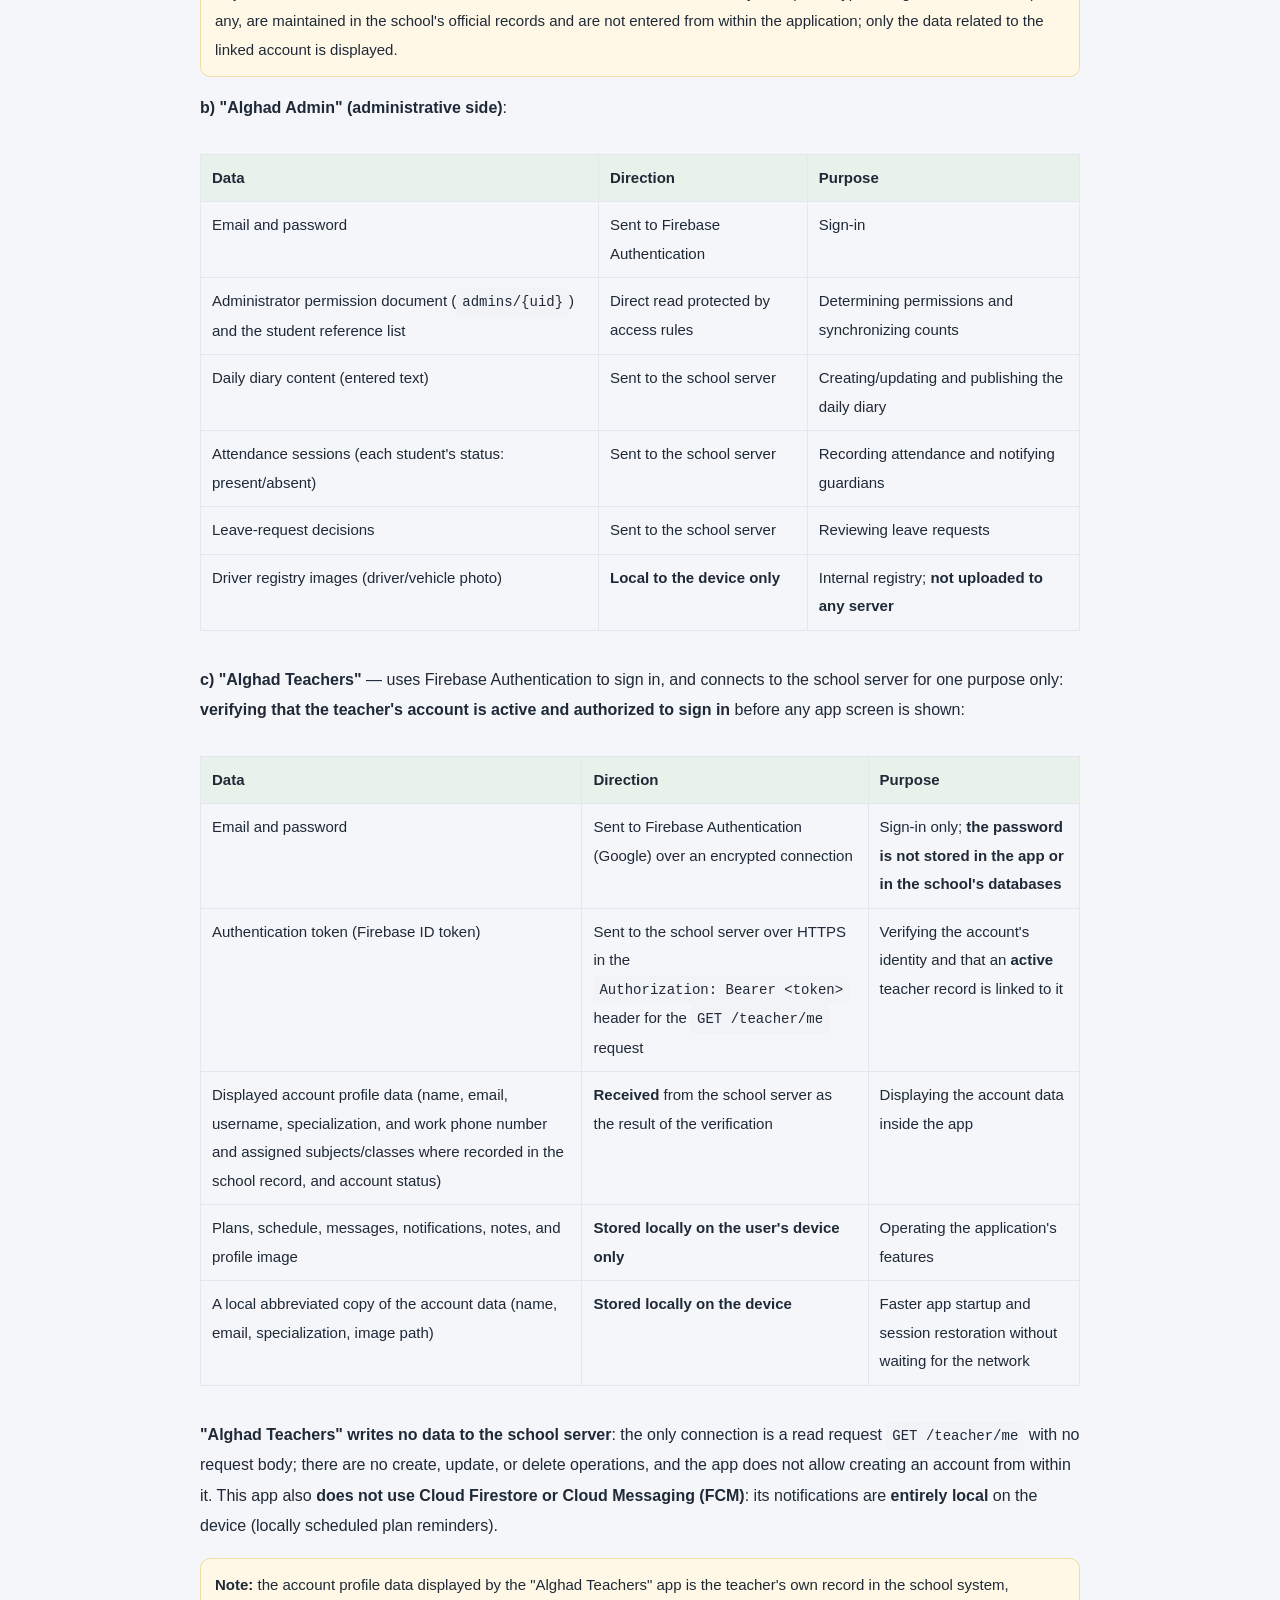
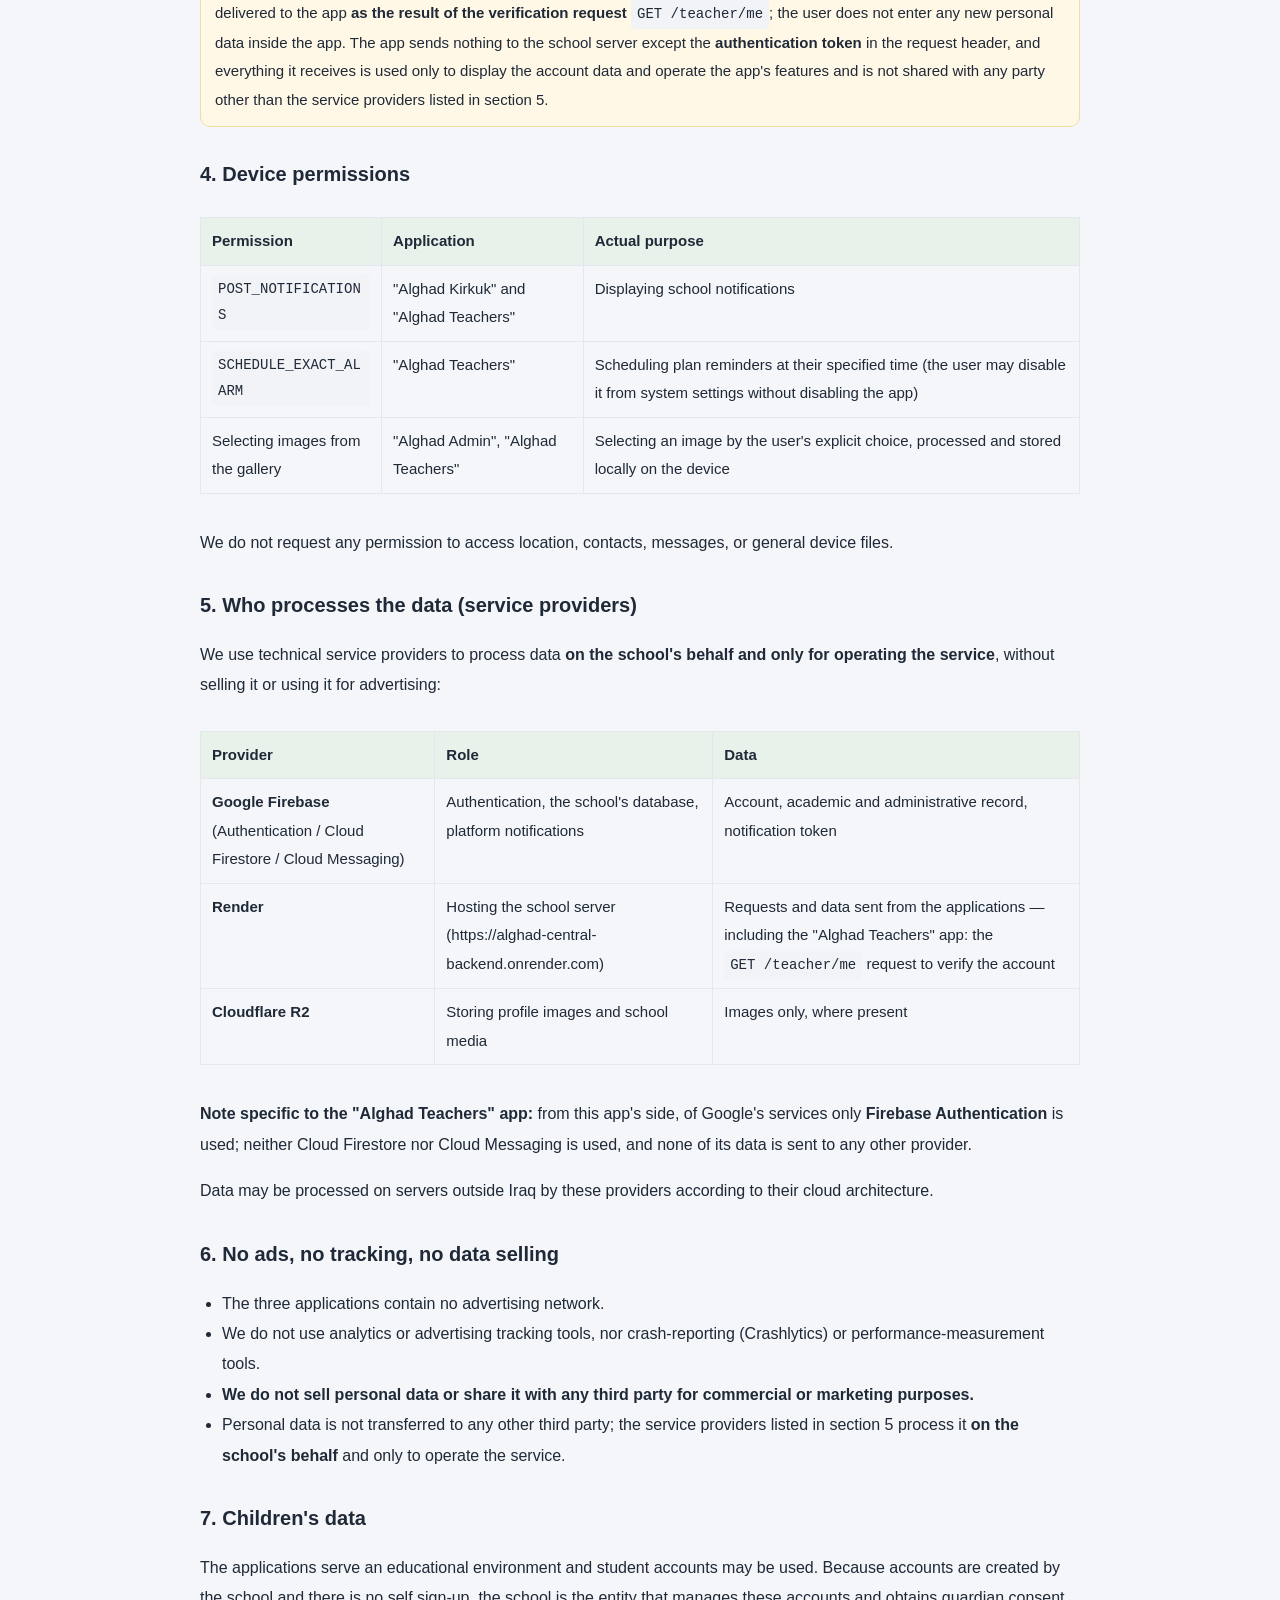
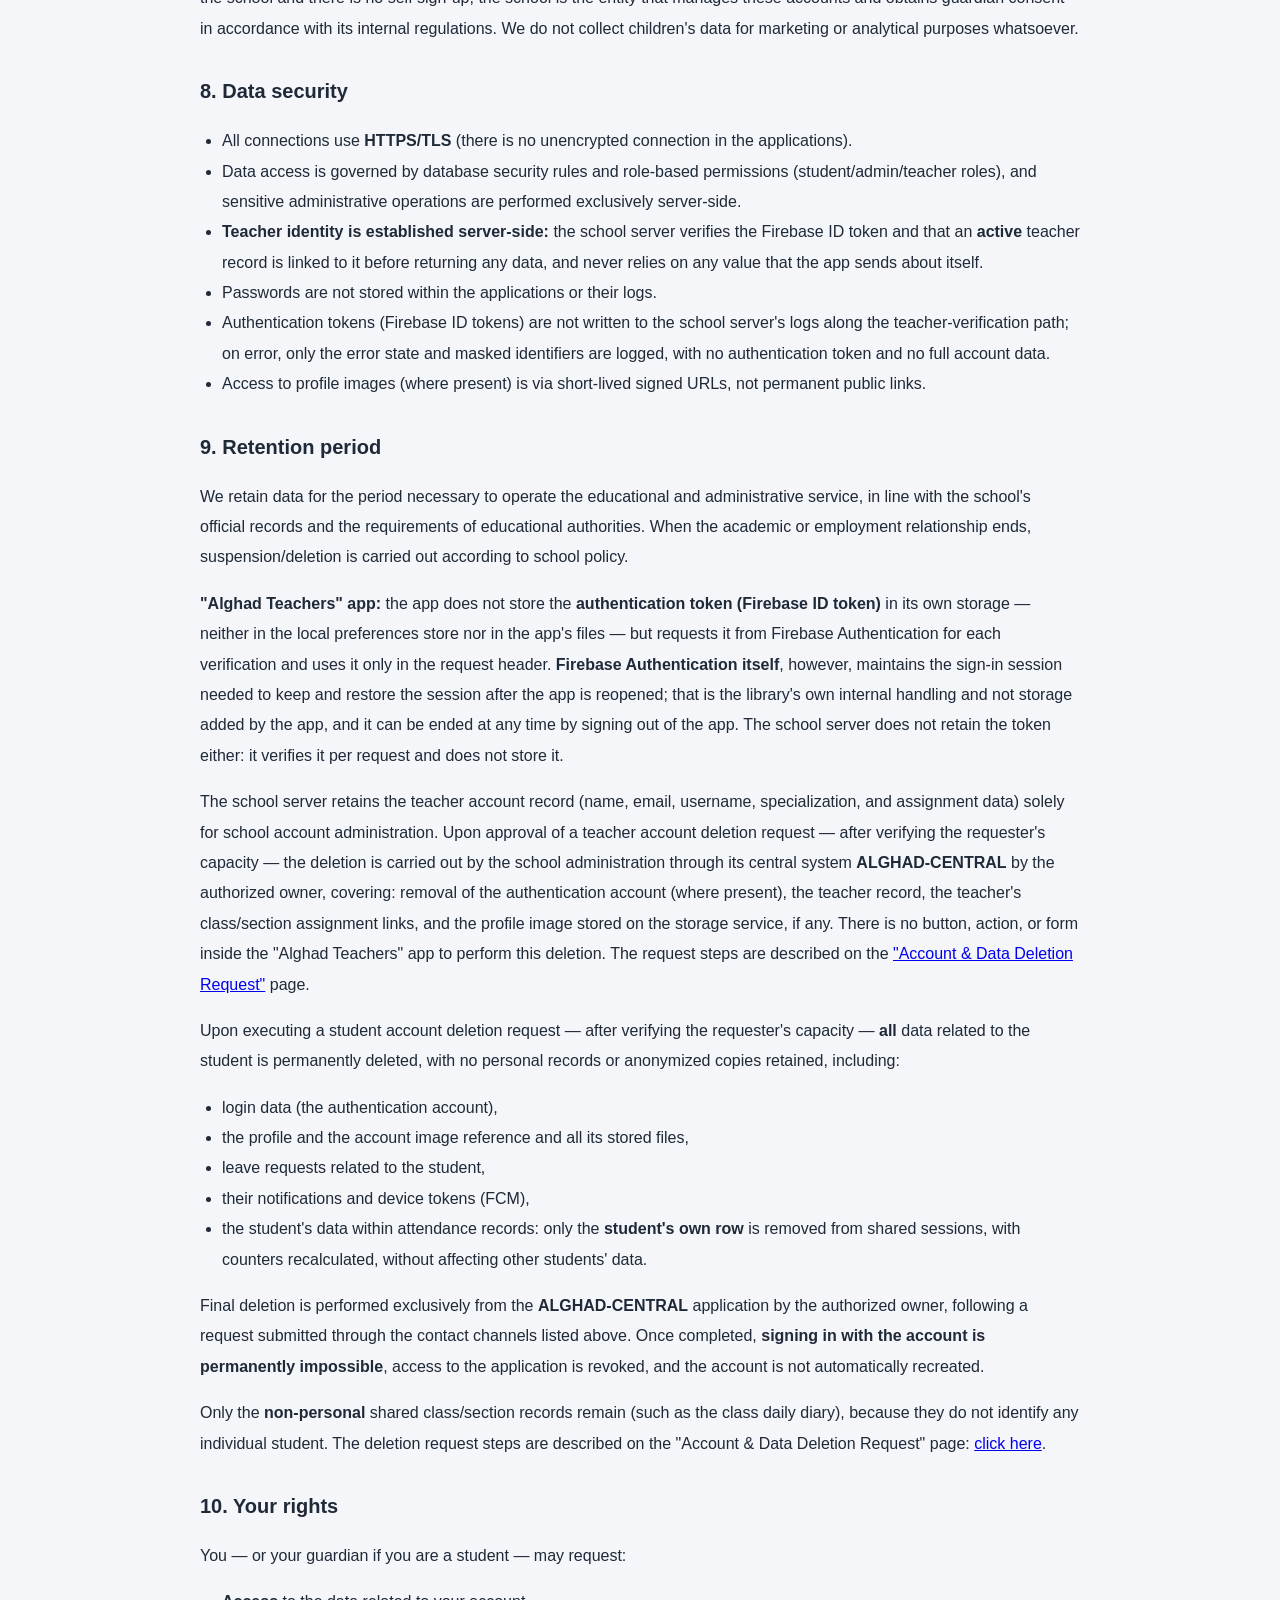
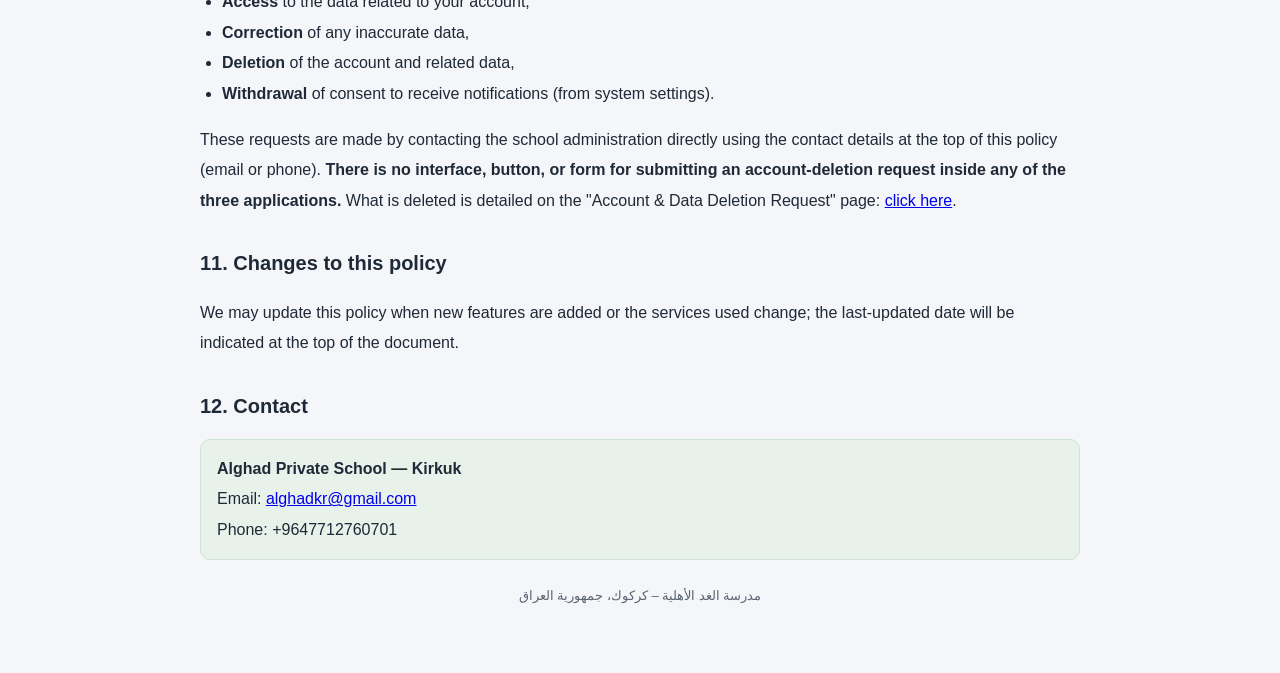
<file: privacy.html>
<!DOCTYPE html>
<html lang="ar" dir="rtl">
<head>
<meta charset="utf-8">
<meta name="viewport" content="width=device-width, initial-scale=1">
<meta name="robots" content="index, follow">
<title>سياسة الخصوصية – مدرسة الغد الأهلية (كركوك)</title>
<link rel="stylesheet" href="styles.css">
<!--
  سياسة الخصوصية — نسخة v2 (عربي + إنجليزي) — 2026-10-24
  التغيير الجوهري: تصحيح وصف تطبيق «معلمات الغد» (تسجيل الدخول عبر Firebase Authentication
  + التحقق من صلاحية المعلمة عبر خادم المدرسة GET /teacher/me).
  النسخة المنشورة على المسار العام /privacy.html — 2026-10-24.
-->
<style>
  /* تحسينات عرض الهواتف — خاص بهذا الملف فقط؛ styles.css المشترك لم يُعدَّل */
  .table-wrap { width: 100%; overflow-x: auto; -webkit-overflow-scrolling: touch; }
  .table-wrap table { margin: 14px 0 18px; }
  a, code { overflow-wrap: anywhere; }
  @media (max-width: 640px) {
    body { padding: 14px 10px 44px; font-size: 15px; line-height: 1.85; }
    header.site { padding: 20px 16px; border-radius: 12px; }
    header.site h1 { font-size: 19px; }
    main.card, section.card { padding: 18px 14px; border-radius: 12px; }
    h2 { font-size: 18px; margin: 22px 0 8px; }
    h3 { font-size: 16px; }
    .table-wrap table { font-size: 13.5px; min-width: 520px; }
    th, td { padding: 7px 8px; }
    .note, .contact { font-size: 14px; padding: 11px 12px; }
    nav.site a { font-size: 13px; padding: 5px 12px; }
  }
</style>
</head>
<body>
<div class="wrap">

  <header class="site ar">
    <h1>سياسة الخصوصية</h1>
    <p>مدرسة الغد الأهلية – كركوك، جمهورية العراق</p>
    <nav class="site">
      <a href="index.html">الرئيسية</a>
      <a href="data-deletion.html">طلب حذف الحساب والبيانات</a>
      <a href="#ar">العربية</a>
      <a href="#en">English</a>
    </nav>
  </header>

  <!-- ===================== ARABIC ===================== -->
  <main class="card ar" id="ar">
    <p class="doc-title">سياسة الخصوصية – تطبيقات مدرسة الغد الأهلية (كركوك)</p>
    <p class="meta">
      <strong>آخر تحديث:</strong> 2026-10-24<br>
      <strong>الجهة المسؤولة عن البيانات (متحكّم البيانات):</strong> مدرسة الغد الأهلية – كركوك، جمهورية العراق.
    </p>
    <div class="contact">
      <strong>التواصل:</strong><br>
      البريد الإلكتروني: <a href="mailto:alghadkr@gmail.com">alghadkr@gmail.com</a><br>
      الهاتف: <span dir="ltr">+9647712760701</span>
    </div>

    <h2>1. نطاق هذه السياسة</h2>
    <p>تسري هذه السياسة على التطبيقات الثلاثة التالية، وهي تطبيقات داخلية لمدرسة الغد الأهلية – كركوك ومخصّصة للاستخدام من قِبل الطلاب وأولياء أمورهم والكادر الإداري والتعليمي في المدرسة فقط:</p>
    <div class="table-wrap">
    <table>
      <thead><tr><th>التطبيق</th><th>معرّف الحزمة (<code>applicationId</code>)</th><th>المستخدمون المستهدفون</th></tr></thead>
      <tbody>
        <tr><td><strong>الغد كركوك</strong></td><td><code>com.alghad.alghad_kirkuk</code></td><td>الطالب / ولي الأمر</td></tr>
        <tr><td><strong>الغد الإداري</strong></td><td><code>com.alghad.kirkuk.alghad_admin</code></td><td>الكادر الإداري (بصلاحيات محددة من المالك)</td></tr>
        <tr><td><strong>معلمات الغد</strong></td><td><code>com.alghad.kirkuk.alghad_teachers</code></td><td>المعلمات</td></tr>
      </tbody>
    </table>
    </div>
    <p>باستخدامك أيًّا من هذه التطبيقات فإنك تقرّ بأنك اطّلعت على هذه السياسة.</p>

    <h2>2. مبدأ عام: لا تسجيل ذاتي ولا حذف ذاتي</h2>
    <p><strong>لا تتيح أي من التطبيقات الثلاثة إنشاء حساب من داخل التطبيق.</strong> تُنشأ الحسابات مسبقًا من قِبل إدارة المدرسة عبر نظام المدرسة المركزي <strong>ALGHAD-CENTRAL</strong> بواسطة المالك المخوّل، وتُسلَّم بيانات الدخول للشخص المعني. لا يوجد نموذج تسجيل (Sign-up) ولا إنشاء حساب بواسطة المستخدم.</p>
    <p><strong>كما لا تتضمن تطبيقات الطالب أو الإداري أو المعلمات أي صلاحية لإنشاء الحسابات أو حذفها، ولا يوجد أي زر أو إجراء أو نموذج لحذف الحساب داخل أي من التطبيقات الثلاثة.</strong> ويُتَّخذ إجراء إنشاء الحسابات وحذفها من جهة إدارة المدرسة خارج التطبيقات، عبر نظام المدرسة المركزي <strong>ALGHAD-CENTRAL</strong> بواسطة المالك المخوّل. خطوات طلب الحذف موضّحة في <a href="data-deletion.html">صفحة «طلب حذف الحساب والبيانات»</a>.</p>

    <h2>3. البيانات التي نعالجها</h2>

    <h3>3.1 بيانات مشتركة بين التطبيقات الثلاثة</h3>
    <div class="table-wrap">
    <table>
      <thead><tr><th>نوع البيانات</th><th>الغرض</th><th>إلزامية؟</th></tr></thead>
      <tbody>
        <tr><td><strong>البريد الإلكتروني</strong> للحساب</td><td>تسجيل الدخول وإدارة الحساب (عبر Firebase Authentication)</td><td>إلزامية</td></tr>
        <tr><td><strong>معرّف المستخدم (UID)</strong></td><td>ربط الجلسة بحساب المستخدم والتحكم في الصلاحيات</td><td>إلزامية</td></tr>
        <tr><td><strong>كلمة المرور</strong></td><td>تُرسَل مباشرة إلى خدمة Firebase Authentication للتحقق. <strong>لا نحتفظ بها كنص صريح ولا نخزّنها داخل التطبيقات أو قواعد بيانات المدرسة.</strong></td><td>إلزامية</td></tr>
      </tbody>
    </table>
    </div>

    <h3>3.2 البيانات عند استخدام كل تطبيق</h3>
    <p><strong>أ) تطبيق «الغد كركوك» (الطالب/ولي الأمر)</strong> — يتصل بخادم المدرسة عبر اتصال مشفّر، ولا يصل إلى قاعدة البيانات مباشرة:</p>
    <div class="table-wrap">
    <table>
      <thead><tr><th>البيانات</th><th>الاتجاه</th><th>الغرض</th></tr></thead>
      <tbody>
        <tr><td>البريد الإلكتروني وكلمة المرور</td><td>يُرسَل إلى Firebase Authentication</td><td>تسجيل الدخول</td></tr>
        <tr><td>رمز جهاز الإشعارات (FCM Token)</td><td>يُرسَل إلى خادم المدرسة</td><td>إرسال إشعارات المدرسة (واجبات، إعلانات، مفكرة، حضور، درجات)</td></tr>
        <tr><td>محتوى طلب الإجازة: النوع، تاريخ البداية، تاريخ النهاية، سبب الإجازة</td><td>يُرسَل إلى خادم المدرسة</td><td>تقديم طلب إجازة ومراجعته من الإدارة</td></tr>
        <tr><td>حالة قراءة الإشعارات</td><td>يُرسَل إلى خادم المدرسة</td><td>تمييز الإشعارات المقروءة</td></tr>
        <tr><td>البيانات الأكاديمية المعروضة (الاسم، الصف/الشعبة، الرقم الدراسي، سجل الحضور، المفكرة اليومية، الدرجات، الإشعارات)</td><td>تُستلَم من خادم المدرسة للعرض فقط</td><td>تمكين الطالب/ولي الأمر من متابعة الوضع الدراسي</td></tr>
      </tbody>
    </table>
    </div>
    <div class="note">
      <strong>ملاحظة مهمة:</strong> بيانات الطالب الأكاديمية والبيانات الطبية المخزَّنة في نظام المدرسة (فصيلة الدم، الحساسية، ملاحظات طبية) إن وُجدت، تُدار أصلًا في سجلات المدرسة الرسمية ولا يتم إدخالها من داخل التطبيق، ويُعرض منها ما يخصّ الحساب المرتبط به فقط.
    </div>

    <p><strong>ب) تطبيق «الغد الإداري» (الجهة الإدارية)</strong>:</p>
    <div class="table-wrap">
    <table>
      <thead><tr><th>البيانات</th><th>الاتجاه</th><th>الغرض</th></tr></thead>
      <tbody>
        <tr><td>البريد الإلكتروني وكلمة المرور</td><td>يُرسَل إلى Firebase Authentication</td><td>تسجيل الدخول</td></tr>
        <tr><td>وثيقة صلاحيات الإداري (<code>admins/{uid}</code>) وقائمة الطلاب المرجعية</td><td>قراءة مباشرة محمية بقواعد الوصول</td><td>تحديد الصلاحيات ومزامنة الأعداد</td></tr>
        <tr><td>محتوى المفكرة اليومية (النصوص المُدخلة)</td><td>يُرسَل إلى خادم المدرسة</td><td>إنشاء/تحديث ونشر المفكرة اليومية</td></tr>
        <tr><td>جلسات الحضور (حالة كل طالب: حاضر/غائب)</td><td>يُرسَل إلى خادم المدرسة</td><td>تسجيل الحضور وإشعار أولياء الأمور</td></tr>
        <tr><td>قرارات طلبات الإجازة</td><td>يُرسَل إلى خادم المدرسة</td><td>مراجعة طلبات الإجازة</td></tr>
        <tr><td>صور سجل السائقين (صورة السائق/المركبة)</td><td><strong>محلية على الجهاز فقط</strong></td><td>سجل داخلي؛ <strong>لا تُرفع إلى أي خادم</strong></td></tr>
      </tbody>
    </table>
    </div>

    <p><strong>ج) تطبيق «معلمات الغد»</strong> — يستخدم Firebase Authentication لتسجيل الدخول، ويتصل بخادم المدرسة لغرض واحد فقط: <strong>التحقق من أن حساب المعلمة نشط ومصرَّح له بالدخول</strong> قبل عرض أي شاشة من شاشات التطبيق:</p>
    <div class="table-wrap">
    <table>
      <thead><tr><th>البيانات</th><th>الاتجاه</th><th>الغرض</th></tr></thead>
      <tbody>
        <tr><td>البريد الإلكتروني وكلمة المرور</td><td>يُرسَلان إلى Firebase Authentication (Google) عبر اتصال مشفَّر</td><td>تسجيل الدخول فقط؛ <strong>كلمة المرور لا تُخزَّن في التطبيق ولا في قواعد بيانات المدرسة</strong></td></tr>
        <tr><td>رمز المصادقة (Firebase ID token)</td><td>يُرسَل إلى خادم المدرسة عبر HTTPS في ترويسة <code>Authorization: Bearer &lt;token&gt;</code> عند طلب <code>GET /teacher/me</code></td><td>التحقق من هوية الحساب ومن وجود سجل معلمة <strong>نشط</strong> مرتبط به</td></tr>
        <tr><td>بيانات ملف الحساب المعروضة (الاسم، البريد الإلكتروني، اسم المستخدم، التخصص، ورقم هاتف العمل والمواد/الصفوف المسندة إن كانت مسجّلة في سجل المدرسة، وحالة الحساب)</td><td><strong>تُستلَم</strong> من خادم المدرسة كنتيجة للتحقق</td><td>عرض بيانات الحساب داخل التطبيق</td></tr>
        <tr><td>الخطط، الجدول، الرسائل، التبليغات، الملاحظات، الإشعارات، صورة الملف الشخصي</td><td><strong>تُخزَّن محليًا على جهاز المستخدم فقط</strong></td><td>تشغيل وظائف التطبيق</td></tr>
        <tr><td>نسخة محلية مختصرة من بيانات الحساب (الاسم والبريد والتخصص ومسار الصورة)</td><td><strong>تُخزَّن محليًا على الجهاز</strong></td><td>تسريع فتح التطبيق واستعادة الجلسة دون انتظار الشبكة</td></tr>
      </tbody>
    </table>
    </div>
    <p><strong>لا يكتب تطبيق «معلمات الغد» أي بيانات إلى خادم المدرسة</strong>: الاتصال الوحيد هو طلب قراءة <code>GET /teacher/me</code> بلا جسم طلب، ولا توجد أي عمليات إنشاء أو تعديل أو حذف، ولا يتيح التطبيق إنشاء حساب من داخله. كذلك <strong>لا يستخدم هذا التطبيق Cloud Firestore ولا خدمة إشعارات السحابة (FCM)</strong>: إشعاراته <strong>محلية بالكامل</strong> على الجهاز (تذكيرات الخطط المبرمَجة محليًا).</p>
    <div class="note">
      <strong>ملاحظة:</strong> بيانات ملف الحساب التي يعرضها تطبيق «معلمات الغد» هي بيانات سجل المعلمة نفسه في نظام المدرسة، وتصل إلى التطبيق <strong>نتيجةً لطلب التحقق</strong> <code>GET /teacher/me</code>، ولا يُدخل المستخدم أي بيانات شخصية جديدة داخل التطبيق. ولا يرسل التطبيق إلى خادم المدرسة سوى <strong>رمز المصادقة</strong> في ترويسة الطلب، ويُستخدم ما يستقبله لعرض بيانات الحساب وتشغيل وظائف التطبيق فقط، ولا يُشارَك مع أي جهة أخرى غير مقدّمي الخدمة المذكورين في القسم 5.
    </div>

    <h2>4. أذونات الجهاز</h2>
    <div class="table-wrap">
    <table>
      <thead><tr><th>الإذن</th><th>التطبيق</th><th>الغرض الفعلي</th></tr></thead>
      <tbody>
        <tr><td><code>POST_NOTIFICATIONS</code></td><td>«الغد كركوك» و«معلمات الغد»</td><td>عرض إشعارات المدرسة</td></tr>
        <tr><td><code>SCHEDULE_EXACT_ALARM</code></td><td>«معلمات الغد»</td><td>جدولة تذكيرات الخطط في وقتها المحدد (يمكن للمستخدم منعها من إعدادات النظام دون تعطيل التطبيق)</td></tr>
        <tr><td>اختيار الصور من المعرض</td><td>«الغد الإداري»، «معلمات الغد»</td><td>اختيار صورة بقرار صريح من المستخدم، وتُعالَج وتُحفظ محليًا على الجهاز</td></tr>
      </tbody>
    </table>
    </div>
    <p>لا نطلب أي إذن للوصول إلى الموقع الجغرافي، أو جهات الاتصال، أو الرسائل، أو ملفات الجهاز العامة.</p>

    <h2>5. مَن يعالج البيانات (مقدّمو الخدمة)</h2>
    <p>نستعين بمقدّمي خدمات تقنيين لمعالجة البيانات <strong>نيابةً عن المدرسة ولأغراض تشغيل الخدمة فقط</strong>، دون بيعها أو استخدامها لأغراض إعلانية:</p>
    <div class="table-wrap">
    <table>
      <thead><tr><th>المزوّد</th><th>الدور</th><th>البيانات</th></tr></thead>
      <tbody>
        <tr><td><strong>Google Firebase</strong> (Authentication / Cloud Firestore / Cloud Messaging)</td><td>المصادقة، قاعدة بيانات المدرسة، إشعارات المنصة</td><td>الحساب، السجل الدراسي والإداري، رمز الإشعارات</td></tr>
        <tr><td><strong>Render</strong></td><td>استضافة خادم المدرسة (<span dir="ltr">https://alghad-central-backend.onrender.com</span>)</td><td>الطلبات والبيانات المرسلة من التطبيقات — وتشمل تطبيق «معلمات الغد»: طلب <code>GET /teacher/me</code> للتحقق من صلاحية الحساب</td></tr>
        <tr><td><strong>Cloudflare R2</strong></td><td>تخزين صور الملف الشخصي والوسائط المدرسية</td><td>الصور فقط عند وجودها</td></tr>
      </tbody>
    </table>
    </div>
    <p><strong>ملاحظة خاصة بتطبيق «معلمات الغد»:</strong> من جهة هذا التطبيق يُستخدم من خدمات Google <strong>Firebase Authentication فقط</strong>؛ لا يُستخدم Cloud Firestore ولا Cloud Messaging، ولا تُرسَل بياناته إلى أي مزوّد آخر.</p>
    <p>قد تُعالَج البيانات على خوادم خارج العراق لدى هؤلاء المزوّدين بحسب بنيتهم السحابية.</p>

    <h2>6. لا إعلانات ولا تتبّع ولا بيع بيانات</h2>
    <ul>
      <li>لا تحتوي التطبيقات الثلاثة على أي شبكة إعلانات.</li>
      <li>لا نستخدم أدوات تحليلات (Analytics) أو تتبّع إعلاني، ولا أدوات تقارير أعطال (Crashlytics) أو قياس أداء.</li>
      <li><strong>لا نبيع البيانات الشخصية ولا نشاركها مع أي طرف ثالث لأغراض تجارية أو تسويقية.</strong></li>
      <li>لا تُنقل البيانات الشخصية إلى أي جهة خارجية أخرى؛ ومقدّمو الخدمة المذكورون في القسم 5 يعالجونها <strong>نيابةً عن المدرسة</strong> ولأغراض تشغيل الخدمة فقط.</li>
    </ul>

    <h2>7. بيانات الأطفال</h2>
    <p>التطبيقات مخصّصة لبيئة تعليمية، وقد تُستخدم حسابات طلاب. ولأن الحسابات تُنشأ من قِبل المدرسة ولا يوجد تسجيل ذاتي، فإن المدرسة هي الجهة التي تُدير هذه الحسابات وتحصل على موافقة ولي الأمر وفق أنظمتها الداخلية. لا نجمع بيانات من الأطفال لأغراض تسويقية أو تحليلية إطلاقًا.</p>

    <h2>8. أمن البيانات</h2>
    <ul>
      <li>جميع الاتصالات تتم عبر <strong>HTTPS/TLS</strong> (لا يوجد أي اتصال غير مشفّر في التطبيقات).</li>
      <li>الوصول إلى البيانات محكوم بقواعد أمنية في قاعدة البيانات وبصلاحيات دورية (دور الطالب/الإداري/المعلمة)، وتُنفَّذ العمليات الإدارية الحسّاسة من جهة الخادم حصريًا.</li>
      <li><strong>هوية المعلمة تُثبَت من جهة الخادم:</strong> يتحقق خادم المدرسة من رمز المصادقة (Firebase ID token) ومن وجود سجل معلمة <strong>نشط</strong> مرتبط به قبل إرجاع أي بيانات، ولا يعتمد على أي قيمة يُرسلها التطبيق عن نفسه.</li>
      <li>لا تُخزَّن كلمات المرور داخل التطبيقات ولا في سجلاتها.</li>
      <li>لا تُسجَّل رموز المصادقة (Firebase ID token) في سجلات خادم المدرسة في مسار التحقق من حساب المعلمة؛ وعند حدوث خطأ تُسجَّل حالته ومعرّفات مُقنَّعة (Masked) فقط، دون رمز المصادقة ودون بيانات حساب كاملة.</li>
      <li>الوصول إلى صور الملف الشخصي (إن وُجدت) يتم عبر روابط موقّعة قصيرة الأجل، لا روابط عامة دائمة.</li>
    </ul>

    <h2>9. مدة الاحتفاظ</h2>
    <p>نحتفظ بالبيانات للمدة اللازمة لتشغيل الخدمة التعليمية والإدارية، وبما يتماشى مع سجلات المدرسة الرسمية ومتطلبات الجهات التربوية. عند انتهاء العلاقة الدراسية أو الوظيفية يُتخذ إجراء الإيقاف/الحذف بحسب سياسة المدرسة.</p>

    <p><strong>تطبيق «معلمات الغد»:</strong> لا يحفظ التطبيق <strong>رمز المصادقة (Firebase ID token)</strong> في تخزينه الخاص — لا في تخزين الإعدادات المحلي ولا في ملفات التطبيق — بل يطلبه من مكتبة Firebase Authentication عند كل عملية تحقق ويستخدمه في ترويسة الطلب فقط. أما <strong>مكتبة Firebase Authentication نفسها</strong> فتحتفظ بجلسة الدخول اللازمة لاستمرار الجلسة واستعادتها بعد إعادة فتح التطبيق، وهي إدارة داخلية خاصة بالمكتبة وليست تخزينًا أضافه التطبيق، ويمكن إنهاؤها في أي وقت بتسجيل الخروج من التطبيق. ولا يحتفظ خادم المدرسة بالرمز: يتحقق منه عند الطلب ثم لا يخزّنه.</p>

    <p>ويحتفظ خادم المدرسة بسجل حساب المعلمة (الاسم، البريد الإلكتروني، اسم المستخدم، التخصص، وبيانات الإسناد) لأغراض إدارة الحساب المدرسي فقط. وعند الموافقة على طلب حذف حساب معلمة — بعد التحقق من صفة مقدّم الطلب — يُنفَّذ الحذف من جهة إدارة المدرسة عبر نظامها المركزي <strong>ALGHAD-CENTRAL</strong> بواسطة المالك المخوّل، ويشمل: إزالة حساب المصادقة (إن وُجد)، وسجل المعلمة، وروابط إسنادها للصفوف/الشعب، وصورة ملفها الشخصي المخزَّنة على خدمة التخزين إن وُجدت. ولا يوجد أي زر أو إجراء أو نموذج لتنفيذ هذا الحذف داخل تطبيق «معلمات الغد». خطوات الطلب موضّحة في <a href="data-deletion.html">صفحة «طلب حذف الحساب والبيانات»</a>.</p>

    <p>عند تنفيذ طلب حذف حساب الطالب — بعد التحقق من صفة مقدّم الطلب — تُحذف <strong>جميع</strong> البيانات المرتبطة بالطالب نهائيًا، دون الاحتفاظ بأي سجلات شخصية أو نسخ مجهولة الهوية من بياناته، وتشمل:</p>
    <ul>
      <li>بيانات تسجيل الدخول (حساب المصادقة)،</li>
      <li>الملف الشخصي ومرجع صورة الحساب وكافة ملفاتها المخزَّنة،</li>
      <li>طلبات الإجازة المرتبطة به،</li>
      <li>إشعاراته ورموز أجهزته (FCM)،</li>
      <li>بيانات الطالب داخل سجلات الحضور: يُزال <strong>صف الطالب فقط</strong> من الجلسات المشتركة، مع إعادة احتساب العدّادات، دون المساس ببيانات بقية الطلاب.</li>
    </ul>
    <p>يُتَّخذ إجراء الحذف النهائي حصريًا من تطبيق <strong>ALGHAD-CENTRAL</strong> بواسطة المالك المخوّل، وبناءً على طلب مقدَّم عبر قنوات التواصل المذكورة أعلاه. وبعد إتمامه <strong>يتعذّر تسجيل الدخول بالحساب مجددًا نهائيًا</strong>، وتُلغى صلاحية الوصول إلى التطبيق، ولا يُعاد إنشاء الحساب تلقائيًا.</p>
    <p>تبقى فقط السجلات المشتركة <strong>غير الشخصية</strong> الخاصة بالصف/الشعبة (مثل المفكرة اليومية للصف)، لأنها لا تُعرّف بأي طالب بعينه. خطوات طلب الحذف موضّحة في صفحة «طلب حذف الحساب والبيانات»: <a href="data-deletion.html">اضغط هنا</a>.</p>

    <h2>10. حقوقك</h2>
    <p>يمكنك — أو يمكن لوليّ أمرك إن كنت طالبًا — طلب:</p>
    <ul>
      <li><strong>الاطلاع</strong> على البيانات المرتبطة بحسابك،</li>
      <li><strong>تصحيح</strong> أي بيانات غير دقيقة،</li>
      <li><strong>حذف</strong> الحساب والبيانات المرتبطة به،</li>
      <li><strong>سحب</strong> الإذن بالحصول على إشعارات (من إعدادات النظام).</li>
    </ul>
    <p>تُقدَّم هذه الطلبات بالتواصل المباشر مع إدارة المدرسة عبر بيانات الاتصال المذكورة في أعلى هذه السياسة (البريد الإلكتروني أو الهاتف). <strong>ولا توجد أي واجهة أو زر أو نموذج لتقديم طلب حذف الحساب داخل التطبيقات الثلاثة.</strong> وتفاصيل ما يُحذف موضّحة في صفحة «طلب حذف الحساب والبيانات»: <a href="data-deletion.html">اضغط هنا</a>.</p>

    <h2>11. التغييرات على هذه السياسة</h2>
    <p>قد نحدّث هذه السياسة عند إضافة وظائف جديدة أو تغيّر الخدمات المستخدمة، وسيُشار إلى تاريخ آخر تحديث في أعلى المستند.</p>

    <h2>12. التواصل</h2>
    <div class="contact">
      <strong>مدرسة الغد الأهلية – كركوك</strong><br>
      البريد الإلكتروني: <a href="mailto:alghadkr@gmail.com">alghadkr@gmail.com</a><br>
      الهاتف: <span dir="ltr">+9647712760701</span>
    </div>
  </main>

  <!-- ===================== ENGLISH ===================== -->
  <section class="card en" id="en" lang="en" style="margin-top:20px">
    <p class="doc-title">Privacy Policy — Alghad Private School (Kirkuk) Applications</p>
    <p class="meta">
      <strong>Last updated:</strong> 2026-10-24<br>
      <strong>Data controller:</strong> Alghad Private School — Kirkuk, Republic of Iraq.
    </p>
    <div class="contact">
      <strong>Contact:</strong><br>
      Email: <a href="mailto:alghadkr@gmail.com">alghadkr@gmail.com</a><br>
      Phone: <span dir="ltr">+9647712760701</span>
    </div>

    <h2>1. Scope</h2>
    <p>This policy applies to the following three applications. They are internal applications of Alghad Private School — Kirkuk, intended for use only by the school's students, their parents/guardians, and the school's administrative and teaching staff:</p>
    <div class="table-wrap">
    <table>
      <thead><tr><th>Application</th><th>Package ID (<code>applicationId</code>)</th><th>Intended users</th></tr></thead>
      <tbody>
        <tr><td><strong>Alghad Kirkuk</strong></td><td><code>com.alghad.alghad_kirkuk</code></td><td>Student / guardian</td></tr>
        <tr><td><strong>Alghad Admin</strong></td><td><code>com.alghad.kirkuk.alghad_admin</code></td><td>Administrative staff (with permissions granted by the owner)</td></tr>
        <tr><td><strong>Alghad Teachers</strong></td><td><code>com.alghad.kirkuk.alghad_teachers</code></td><td>Teachers</td></tr>
      </tbody>
    </table>
    </div>
    <p>By using any of these applications, you confirm that you have reviewed this policy.</p>

    <h2>2. General principle: no self sign-up and no self deletion</h2>
    <p><strong>None of the three applications allows creating an account from within the app.</strong> Accounts are created in advance by the school administration through the school's central system <strong>ALGHAD-CENTRAL</strong>, by the authorized owner, and the login credentials are handed to the relevant person. There is no sign-up form and no user-created accounts.</p>
    <p><strong>The student, admin, and teachers applications contain no permission to create or delete accounts, and there is no account-deletion button, action, or form inside any of the three applications.</strong> Creating and deleting accounts is handled by the school administration outside the applications, through the school's central system <strong>ALGHAD-CENTRAL</strong>, by the authorized owner. The deletion request steps are described on the <a href="data-deletion.html#en">"Account &amp; Data Deletion Request"</a> page.</p>

    <h2>3. Data we process</h2>

    <h3>3.1 Data common to the three applications</h3>
    <div class="table-wrap">
    <table>
      <thead><tr><th>Data type</th><th>Purpose</th><th>Required?</th></tr></thead>
      <tbody>
        <tr><td>Account <strong>email address</strong></td><td>Sign-in and account management (via Firebase Authentication)</td><td>Required</td></tr>
        <tr><td><strong>User identifier (UID)</strong></td><td>Linking the session to the user account and enforcing permissions</td><td>Required</td></tr>
        <tr><td><strong>Password</strong></td><td>Sent directly to Firebase Authentication for verification. <strong>We do not retain it in plain text and do not store it in the applications or the school's databases.</strong></td><td>Required</td></tr>
      </tbody>
    </table>
    </div>

    <h3>3.2 Data per application</h3>
    <p><strong>a) "Alghad Kirkuk" (student/guardian)</strong> — connects to the school server over an encrypted connection and does not access the database directly:</p>
    <div class="table-wrap">
    <table>
      <thead><tr><th>Data</th><th>Direction</th><th>Purpose</th></tr></thead>
      <tbody>
        <tr><td>Email and password</td><td>Sent to Firebase Authentication</td><td>Sign-in</td></tr>
        <tr><td>Notification device token (FCM token)</td><td>Sent to the school server</td><td>Delivering school notifications (assignments, announcements, diary, attendance, grades)</td></tr>
        <tr><td>Leave-request content: type, start date, end date, reason</td><td>Sent to the school server</td><td>Submitting a leave request for administration review</td></tr>
        <tr><td>Notification read status</td><td>Sent to the school server</td><td>Marking notifications as read</td></tr>
        <tr><td>Displayed academic data (name, class/section, student number, attendance record, daily diary, grades, notifications)</td><td>Received from the school server for display only</td><td>Enabling the student/guardian to follow academic progress</td></tr>
      </tbody>
    </table>
    </div>
    <div class="note">
      <strong>Important note:</strong> Student academic data and medical data stored in the school system (blood type, allergies, medical notes), if any, are maintained in the school's official records and are not entered from within the application; only the data related to the linked account is displayed.
    </div>

    <p><strong>b) "Alghad Admin" (administrative side)</strong>:</p>
    <div class="table-wrap">
    <table>
      <thead><tr><th>Data</th><th>Direction</th><th>Purpose</th></tr></thead>
      <tbody>
        <tr><td>Email and password</td><td>Sent to Firebase Authentication</td><td>Sign-in</td></tr>
        <tr><td>Administrator permission document (<code>admins/{uid}</code>) and the student reference list</td><td>Direct read protected by access rules</td><td>Determining permissions and synchronizing counts</td></tr>
        <tr><td>Daily diary content (entered text)</td><td>Sent to the school server</td><td>Creating/updating and publishing the daily diary</td></tr>
        <tr><td>Attendance sessions (each student's status: present/absent)</td><td>Sent to the school server</td><td>Recording attendance and notifying guardians</td></tr>
        <tr><td>Leave-request decisions</td><td>Sent to the school server</td><td>Reviewing leave requests</td></tr>
        <tr><td>Driver registry images (driver/vehicle photo)</td><td><strong>Local to the device only</strong></td><td>Internal registry; <strong>not uploaded to any server</strong></td></tr>
      </tbody>
    </table>
    </div>

    <p><strong>c) "Alghad Teachers"</strong> — uses Firebase Authentication to sign in, and connects to the school server for one purpose only: <strong>verifying that the teacher's account is active and authorized to sign in</strong> before any app screen is shown:</p>
    <div class="table-wrap">
    <table>
      <thead><tr><th>Data</th><th>Direction</th><th>Purpose</th></tr></thead>
      <tbody>
        <tr><td>Email and password</td><td>Sent to Firebase Authentication (Google) over an encrypted connection</td><td>Sign-in only; <strong>the password is not stored in the app or in the school's databases</strong></td></tr>
        <tr><td>Authentication token (Firebase ID token)</td><td>Sent to the school server over HTTPS in the <code>Authorization: Bearer &lt;token&gt;</code> header for the <code>GET /teacher/me</code> request</td><td>Verifying the account's identity and that an <strong>active</strong> teacher record is linked to it</td></tr>
        <tr><td>Displayed account profile data (name, email, username, specialization, and work phone number and assigned subjects/classes where recorded in the school record, and account status)</td><td><strong>Received</strong> from the school server as the result of the verification</td><td>Displaying the account data inside the app</td></tr>
        <tr><td>Plans, schedule, messages, notifications, notes, and profile image</td><td><strong>Stored locally on the user's device only</strong></td><td>Operating the application's features</td></tr>
        <tr><td>A local abbreviated copy of the account data (name, email, specialization, image path)</td><td><strong>Stored locally on the device</strong></td><td>Faster app startup and session restoration without waiting for the network</td></tr>
      </tbody>
    </table>
    </div>
    <p><strong>"Alghad Teachers" writes no data to the school server</strong>: the only connection is a read request <code>GET /teacher/me</code> with no request body; there are no create, update, or delete operations, and the app does not allow creating an account from within it. This app also <strong>does not use Cloud Firestore or Cloud Messaging (FCM)</strong>: its notifications are <strong>entirely local</strong> on the device (locally scheduled plan reminders).</p>
    <div class="note">
      <strong>Note:</strong> the account profile data displayed by the "Alghad Teachers" app is the teacher's own record in the school system, delivered to the app <strong>as the result of the verification request</strong> <code>GET /teacher/me</code>; the user does not enter any new personal data inside the app. The app sends nothing to the school server except the <strong>authentication token</strong> in the request header, and everything it receives is used only to display the account data and operate the app's features and is not shared with any party other than the service providers listed in section 5.
    </div>

    <h2>4. Device permissions</h2>
    <div class="table-wrap">
    <table>
      <thead><tr><th>Permission</th><th>Application</th><th>Actual purpose</th></tr></thead>
      <tbody>
        <tr><td><code>POST_NOTIFICATIONS</code></td><td>"Alghad Kirkuk" and "Alghad Teachers"</td><td>Displaying school notifications</td></tr>
        <tr><td><code>SCHEDULE_EXACT_ALARM</code></td><td>"Alghad Teachers"</td><td>Scheduling plan reminders at their specified time (the user may disable it from system settings without disabling the app)</td></tr>
        <tr><td>Selecting images from the gallery</td><td>"Alghad Admin", "Alghad Teachers"</td><td>Selecting an image by the user's explicit choice, processed and stored locally on the device</td></tr>
      </tbody>
    </table>
    </div>
    <p>We do not request any permission to access location, contacts, messages, or general device files.</p>

    <h2>5. Who processes the data (service providers)</h2>
    <p>We use technical service providers to process data <strong>on the school's behalf and only for operating the service</strong>, without selling it or using it for advertising:</p>
    <div class="table-wrap">
    <table>
      <thead><tr><th>Provider</th><th>Role</th><th>Data</th></tr></thead>
      <tbody>
        <tr><td><strong>Google Firebase</strong> (Authentication / Cloud Firestore / Cloud Messaging)</td><td>Authentication, the school's database, platform notifications</td><td>Account, academic and administrative record, notification token</td></tr>
        <tr><td><strong>Render</strong></td><td>Hosting the school server (<span dir="ltr">https://alghad-central-backend.onrender.com</span>)</td><td>Requests and data sent from the applications — including the "Alghad Teachers" app: the <code>GET /teacher/me</code> request to verify the account</td></tr>
        <tr><td><strong>Cloudflare R2</strong></td><td>Storing profile images and school media</td><td>Images only, where present</td></tr>
      </tbody>
    </table>
    </div>
    <p><strong>Note specific to the "Alghad Teachers" app:</strong> from this app's side, of Google's services only <strong>Firebase Authentication</strong> is used; neither Cloud Firestore nor Cloud Messaging is used, and none of its data is sent to any other provider.</p>
    <p>Data may be processed on servers outside Iraq by these providers according to their cloud architecture.</p>

    <h2>6. No ads, no tracking, no data selling</h2>
    <ul>
      <li>The three applications contain no advertising network.</li>
      <li>We do not use analytics or advertising tracking tools, nor crash-reporting (Crashlytics) or performance-measurement tools.</li>
      <li><strong>We do not sell personal data or share it with any third party for commercial or marketing purposes.</strong></li>
      <li>Personal data is not transferred to any other third party; the service providers listed in section 5 process it <strong>on the school's behalf</strong> and only to operate the service.</li>
    </ul>

    <h2>7. Children's data</h2>
    <p>The applications serve an educational environment and student accounts may be used. Because accounts are created by the school and there is no self sign-up, the school is the entity that manages these accounts and obtains guardian consent in accordance with its internal regulations. We do not collect children's data for marketing or analytical purposes whatsoever.</p>

    <h2>8. Data security</h2>
    <ul>
      <li>All connections use <strong>HTTPS/TLS</strong> (there is no unencrypted connection in the applications).</li>
      <li>Data access is governed by database security rules and role-based permissions (student/admin/teacher roles), and sensitive administrative operations are performed exclusively server-side.</li>
      <li><strong>Teacher identity is established server-side:</strong> the school server verifies the Firebase ID token and that an <strong>active</strong> teacher record is linked to it before returning any data, and never relies on any value that the app sends about itself.</li>
      <li>Passwords are not stored within the applications or their logs.</li>
      <li>Authentication tokens (Firebase ID tokens) are not written to the school server's logs along the teacher-verification path; on error, only the error state and masked identifiers are logged, with no authentication token and no full account data.</li>
      <li>Access to profile images (where present) is via short-lived signed URLs, not permanent public links.</li>
    </ul>

    <h2>9. Retention period</h2>
    <p>We retain data for the period necessary to operate the educational and administrative service, in line with the school's official records and the requirements of educational authorities. When the academic or employment relationship ends, suspension/deletion is carried out according to school policy.</p>

    <p><strong>"Alghad Teachers" app:</strong> the app does not store the <strong>authentication token (Firebase ID token)</strong> in its own storage — neither in the local preferences store nor in the app's files — but requests it from Firebase Authentication for each verification and uses it only in the request header. <strong>Firebase Authentication itself</strong>, however, maintains the sign-in session needed to keep and restore the session after the app is reopened; that is the library's own internal handling and not storage added by the app, and it can be ended at any time by signing out of the app. The school server does not retain the token either: it verifies it per request and does not store it.</p>

    <p>The school server retains the teacher account record (name, email, username, specialization, and assignment data) solely for school account administration. Upon approval of a teacher account deletion request — after verifying the requester's capacity — the deletion is carried out by the school administration through its central system <strong>ALGHAD-CENTRAL</strong> by the authorized owner, covering: removal of the authentication account (where present), the teacher record, the teacher's class/section assignment links, and the profile image stored on the storage service, if any. There is no button, action, or form inside the "Alghad Teachers" app to perform this deletion. The request steps are described on the <a href="data-deletion.html#en">"Account &amp; Data Deletion Request"</a> page.</p>

    <p>Upon executing a student account deletion request — after verifying the requester's capacity — <strong>all</strong> data related to the student is permanently deleted, with no personal records or anonymized copies retained, including:</p>
    <ul>
      <li>login data (the authentication account),</li>
      <li>the profile and the account image reference and all its stored files,</li>
      <li>leave requests related to the student,</li>
      <li>their notifications and device tokens (FCM),</li>
      <li>the student's data within attendance records: only the <strong>student's own row</strong> is removed from shared sessions, with counters recalculated, without affecting other students' data.</li>
    </ul>
    <p>Final deletion is performed exclusively from the <strong>ALGHAD-CENTRAL</strong> application by the authorized owner, following a request submitted through the contact channels listed above. Once completed, <strong>signing in with the account is permanently impossible</strong>, access to the application is revoked, and the account is not automatically recreated.</p>
    <p>Only the <strong>non-personal</strong> shared class/section records remain (such as the class daily diary), because they do not identify any individual student. The deletion request steps are described on the "Account &amp; Data Deletion Request" page: <a href="data-deletion.html#en">click here</a>.</p>

    <h2>10. Your rights</h2>
    <p>You — or your guardian if you are a student — may request:</p>
    <ul>
      <li><strong>Access</strong> to the data related to your account,</li>
      <li><strong>Correction</strong> of any inaccurate data,</li>
      <li><strong>Deletion</strong> of the account and related data,</li>
      <li><strong>Withdrawal</strong> of consent to receive notifications (from system settings).</li>
    </ul>
    <p>These requests are made by contacting the school administration directly using the contact details at the top of this policy (email or phone). <strong>There is no interface, button, or form for submitting an account-deletion request inside any of the three applications.</strong> What is deleted is detailed on the "Account &amp; Data Deletion Request" page: <a href="data-deletion.html#en">click here</a>.</p>

    <h2>11. Changes to this policy</h2>
    <p>We may update this policy when new features are added or the services used change; the last-updated date will be indicated at the top of the document.</p>

    <h2>12. Contact</h2>
    <div class="contact">
      <strong>Alghad Private School — Kirkuk</strong><br>
      Email: <a href="mailto:alghadkr@gmail.com">alghadkr@gmail.com</a><br>
      Phone: <span dir="ltr">+9647712760701</span>
    </div>
  </section>

  <footer class="site">
    مدرسة الغد الأهلية – كركوك، جمهورية العراق
  </footer>

</div>
</body>
</html>
</file>
<file: styles.css>
/* ALGHAD School — static policy pages
   Self-contained stylesheet (no external assets, no fonts, no trackers). */

:root {
  --bg: #f4f6f9;
  --card: #ffffff;
  --ink: #1f2937;
  --muted: #5b6472;
  --line: #e3e7ee;
  --brand: #14532d;
  --brand-soft: #e8f1ea;
  --accent: #b8860b;
}

* { box-sizing: border-box; }

html { -webkit-text-size-adjust: 100%; }

body {
  margin: 0;
  padding: 24px 16px 64px;
  background: var(--bg);
  color: var(--ink);
  font-family: "Segoe UI", Tahoma, "Noto Naskh Arabic", Arial, sans-serif;
  font-size: 16px;
  line-height: 1.9;
}

.wrap { max-width: 880px; margin: 0 auto; }

header.site {
  background: var(--brand);
  color: #fff;
  border-radius: 14px;
  padding: 26px 24px;
  margin-bottom: 20px;
}

header.site h1 {
  margin: 0 0 6px;
  font-size: 22px;
  line-height: 1.5;
}

header.site p {
  margin: 0;
  font-size: 14px;
  opacity: .9;
}

nav.site {
  margin-top: 14px;
  display: flex;
  flex-wrap: wrap;
  gap: 10px;
}

nav.site a {
  color: #fff;
  text-decoration: none;
  font-size: 14px;
  border: 1px solid rgba(255, 255, 255, .55);
  border-radius: 999px;
  padding: 4px 14px;
}

nav.site a:hover { background: rgba(255, 255, 255, .15); }

main.card {
  background: var(--card);
  border: 1px solid var(--line);
  border-radius: 14px;
  padding: 28px 26px;
}

section.doc + section.doc {
  margin-top: 40px;
  padding-top: 32px;
  border-top: 2px dashed var(--line);
}

h2 { font-size: 20px; margin: 28px 0 10px; }
h3 { font-size: 17px; margin: 22px 0 8px; }
h2:first-child, h3:first-child { margin-top: 0; }

p, li { color: var(--ink); }

ul, ol { padding-inline-start: 22px; }

table {
  width: 100%;
  border-collapse: collapse;
  margin: 14px 0 18px;
  font-size: 15px;
}

th, td {
  border: 1px solid var(--line);
  padding: 9px 11px;
  text-align: start;
  vertical-align: top;
}

th { background: var(--brand-soft); font-weight: 600; }

.note {
  background: #fff8e6;
  border: 1px solid #f0dca6;
  border-radius: 10px;
  padding: 12px 14px;
  margin: 14px 0;
  font-size: 15px;
}

.contact {
  background: var(--brand-soft);
  border: 1px solid #cfe3d4;
  border-radius: 10px;
  padding: 14px 16px;
  margin: 14px 0;
}

.meta { color: var(--muted); font-size: 14px; }

.pill {
  display: inline-block;
  background: var(--brand-soft);
  color: var(--brand);
  border-radius: 999px;
  padding: 2px 12px;
  font-size: 13px;
  margin-inline-end: 6px;
}

/* language direction */
.ar { direction: rtl; text-align: right; }
.en { direction: ltr; text-align: left; }

.doc-title {
  font-size: 19px;
  font-weight: 700;
  color: var(--brand);
  margin: 0 0 6px;
}

.tiles {
  display: grid;
  grid-template-columns: repeat(auto-fit, minmax(240px, 1fr));
  gap: 14px;
  margin-top: 8px;
}

.tile {
  display: block;
  text-decoration: none;
  color: inherit;
  background: var(--card);
  border: 1px solid var(--line);
  border-radius: 12px;
  padding: 18px;
  transition: border-color .15s, transform .15s;
}

.tile:hover { border-color: var(--brand); transform: translateY(-2px); }

.tile strong { display: block; color: var(--brand); font-size: 17px; margin-bottom: 6px; }
.tile span { color: var(--muted); font-size: 14px; }

footer.site {
  margin-top: 24px;
  text-align: center;
  color: var(--muted);
  font-size: 13px;
}

code {
  background: #f1f3f7;
  border-radius: 4px;
  padding: 1px 6px;
  font-family: Consolas, "Courier New", monospace;
  font-size: 14px;
  direction: ltr;
  display: inline-block;
}

@media print {
  body { background: #fff; padding: 0; }
  nav.site { display: none; }
  main.card { border: 0; padding: 0; }
  header.site { background: #fff; color: #000; border-bottom: 2px solid #000; border-radius: 0; }
  header.site a { color: #000; }
}
</file>
